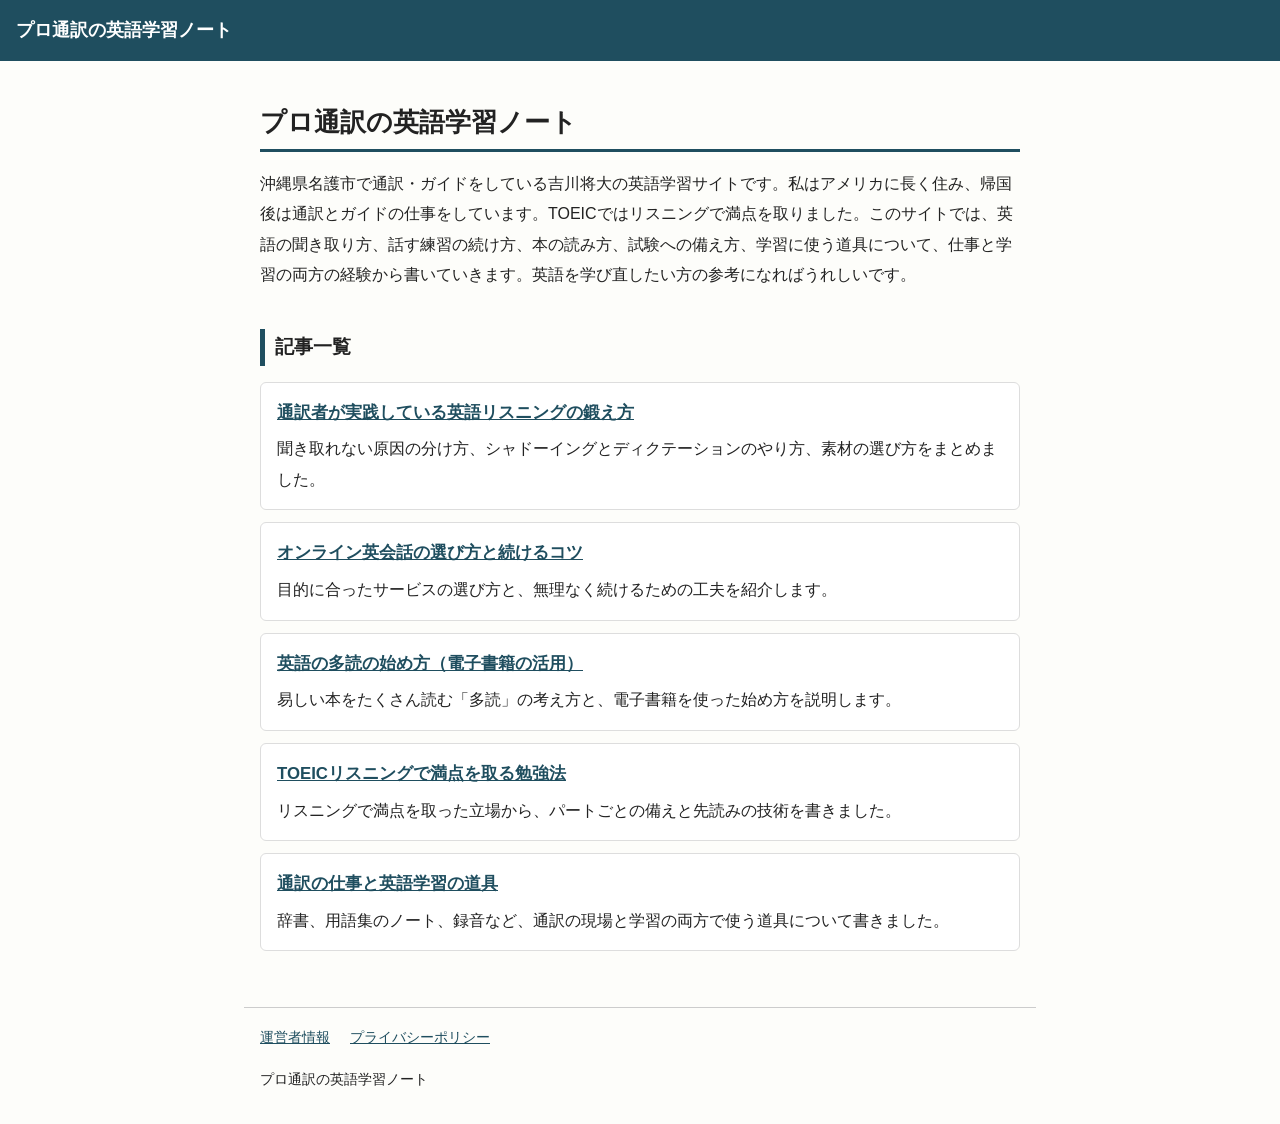
<file: eigo/index.html>
<!DOCTYPE html>
<html lang="ja">
<head>
<meta charset="utf-8">
<meta name="viewport" content="width=device-width, initial-scale=1">
<title>プロ通訳の英語学習ノート | 吉川将大</title>
<meta name="description" content="沖縄県名護市の通訳・ガイド、吉川将大の英語学習サイト。TOEICリスニング満点のプロ通訳が、リスニングの鍛え方、オンライン英会話の選び方、多読の始め方、TOEIC対策、学習の道具について書いています。">
<link rel="stylesheet" href="style.css">
</head>
<body>
<header><a href="index.html">プロ通訳の英語学習ノート</a></header>
<main>
<h1>プロ通訳の英語学習ノート</h1>
<p>沖縄県名護市で通訳・ガイドをしている吉川将大の英語学習サイトです。私はアメリカに長く住み、帰国後は通訳とガイドの仕事をしています。TOEICではリスニングで満点を取りました。このサイトでは、英語の聞き取り方、話す練習の続け方、本の読み方、試験への備え方、学習に使う道具について、仕事と学習の両方の経験から書いていきます。英語を学び直したい方の参考になればうれしいです。</p>

<h2>記事一覧</h2>
<ul class="articles">
<li><a href="listening.html">通訳者が実践している英語リスニングの鍛え方</a>
<p>聞き取れない原因の分け方、シャドーイングとディクテーションのやり方、素材の選び方をまとめました。</p></li>
<li><a href="online-eikaiwa.html">オンライン英会話の選び方と続けるコツ</a>
<p>目的に合ったサービスの選び方と、無理なく続けるための工夫を紹介します。</p></li>
<li><a href="reading.html">英語の多読の始め方（電子書籍の活用）</a>
<p>易しい本をたくさん読む「多読」の考え方と、電子書籍を使った始め方を説明します。</p></li>
<li><a href="toeic.html">TOEICリスニングで満点を取る勉強法</a>
<p>リスニングで満点を取った立場から、パートごとの備えと先読みの技術を書きました。</p></li>
<li><a href="tools.html">通訳の仕事と英語学習の道具</a>
<p>辞書、用語集のノート、録音など、通訳の現場と学習の両方で使う道具について書きました。</p></li>
</ul>
</main>
<footer>
<nav>
<a href="about.html">運営者情報</a>
<a href="privacy.html">プライバシーポリシー</a>
</nav>
<p>プロ通訳の英語学習ノート</p>
</footer>
</body>
</html>
</file>
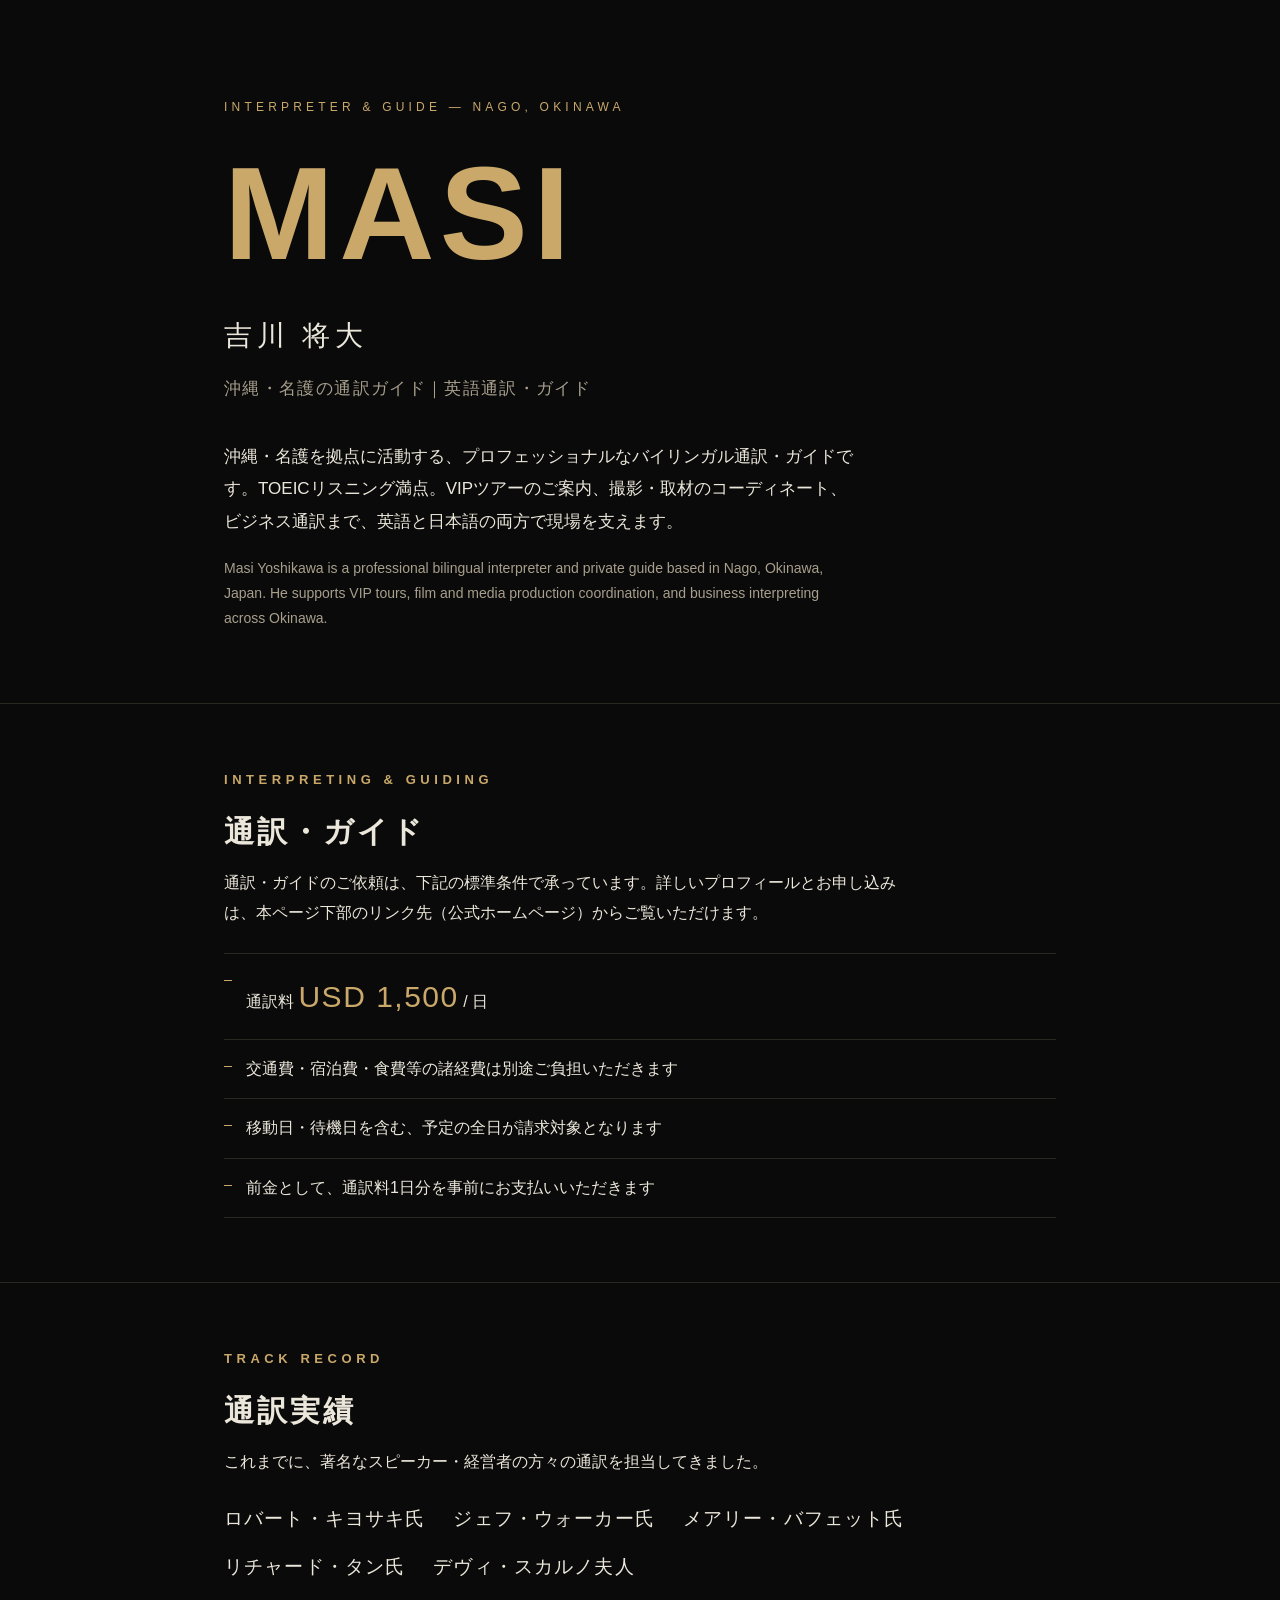
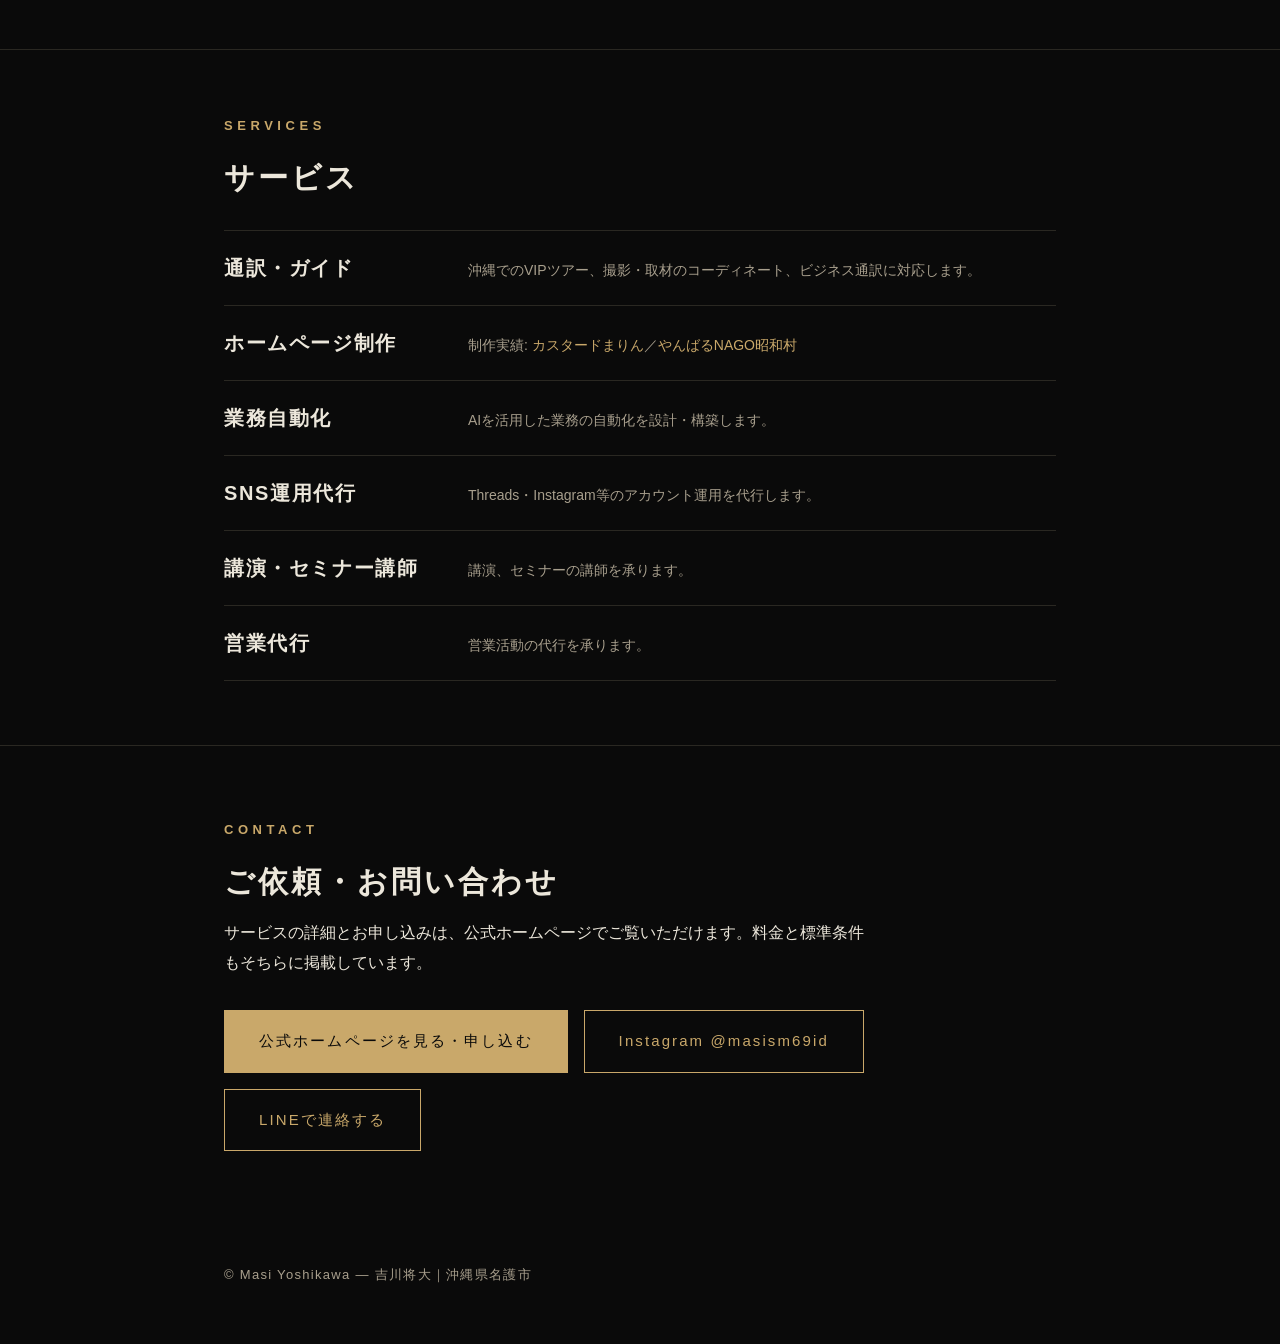
<file: masi/index.html>
<!DOCTYPE html>
<html lang="ja">
<head>
<meta charset="UTF-8">
<meta name="viewport" content="width=device-width, initial-scale=1.0">
<title>沖縄・名護の通訳ガイド｜吉川将大（MASI）— 英語通訳・ガイド</title>
<meta name="description" content="沖縄・名護を拠点に活動するバイリンガル通訳ガイド・吉川将大（MASI）。TOEICリスニング満点。VIPツアー、撮影・取材のコーディネート、ビジネス通訳に対応します。通訳料はUSD 1,500/日〜。ご依頼はページからそのままお申し込みいただけます。">
<link rel="canonical" href="https://masism69.github.io/.github.io/masi/">
<meta property="og:type" content="profile">
<meta property="og:site_name" content="MASI YOSHIKAWA — Interpreter &amp; Guide">
<meta property="og:title" content="沖縄・名護の通訳ガイド｜吉川将大（MASI）— 英語通訳・ガイド">
<meta property="og:description" content="沖縄・名護を拠点に活動するバイリンガル通訳ガイド・吉川将大（MASI）。TOEICリスニング満点。VIPツアー、撮影・取材のコーディネート、ビジネス通訳に対応します。通訳料はUSD 1,500/日〜。">
<meta property="og:url" content="https://masism69.github.io/.github.io/masi/">
<meta property="og:locale" content="ja_JP">
<meta name="twitter:card" content="summary">
<meta name="twitter:title" content="沖縄・名護の通訳ガイド｜吉川将大（MASI）— 英語通訳・ガイド">
<meta name="twitter:description" content="沖縄・名護を拠点に活動するバイリンガル通訳ガイド・吉川将大（MASI）。TOEICリスニング満点。VIPツアー、撮影・取材のコーディネート、ビジネス通訳に対応します。">
<script type="application/ld+json">
{
  "@context": "https://schema.org",
  "@graph": [
    {
      "@type": "Person",
      "@id": "https://masism69.github.io/.github.io/masi/#person",
      "name": "吉川将大",
      "alternateName": "Masi Yoshikawa",
      "jobTitle": "通訳・ガイド",
      "description": "沖縄・名護を拠点に活動するバイリンガル通訳ガイド。TOEICリスニング満点。",
      "knowsLanguage": ["ja", "en"],
      "homeLocation": {
        "@type": "Place",
        "name": "沖縄県名護市"
      },
      "url": "https://muse.ai/s/masi-yoshikawa-interpreter-guide-xdw6lxc0xoxfxaxx3/C4rI2q0y8513gQAzT1Xcd0b_GBXq7iQiTtCuoU91fdI",
      "sameAs": [
        "https://www.instagram.com/masism69id"
      ]
    },
    {
      "@type": "ProfessionalService",
      "@id": "https://masism69.github.io/.github.io/masi/#service",
      "name": "吉川将大（MASI）— 通訳・ガイド／ホームページ制作／業務自動化",
      "description": "沖縄・名護拠点の通訳・ガイド、ホームページ制作、業務自動化、SNS運用代行、講演・セミナー講師、営業代行。",
      "url": "https://masism69.github.io/.github.io/masi/",
      "founder": { "@id": "https://masism69.github.io/.github.io/masi/#person" },
      "address": {
        "@type": "PostalAddress",
        "addressLocality": "名護市",
        "addressRegion": "沖縄県",
        "addressCountry": "JP"
      },
      "areaServed": "沖縄県",
      "makesOffer": {
        "@type": "Offer",
        "itemOffered": {
          "@type": "Service",
          "name": "通訳・ガイド（1日）",
          "description": "英語通訳・ガイド。交通費・宿泊費・食費は別途。移動日・待機日を含む全日程が請求対象。前金として通訳料1日分を事前にお支払いいただきます。"
        },
        "priceSpecification": {
          "@type": "PriceSpecification",
          "price": "1500",
          "priceCurrency": "USD",
          "unitText": "DAY"
        }
      }
    }
  ]
}
</script>
<style>
  :root{
    --bg:#0a0a0a;
    --bg2:#111110;
    --gold:#c9a86a;
    --gold-dim:#9a8256;
    --text:#ece7db;
    --muted:#a89f8d;
    --line:#2a2822;
  }
  *{margin:0;padding:0;box-sizing:border-box;}
  html{scroll-behavior:smooth;}
  body{
    background:var(--bg);
    color:var(--text);
    font-family:"Hiragino Kaku Gothic ProN","Hiragino Sans","Noto Sans JP",sans-serif;
    line-height:1.9;
    font-size:16px;
    overflow-x:hidden;
  }
  .serif{font-family:"Hiragino Mincho ProN","Hiragino Mincho Pro","Yu Mincho",serif;}
  .wrap{max-width:880px;margin:0 auto;padding:0 24px;}
  a{color:var(--gold);text-decoration:none;}
  a:hover{text-decoration:underline;}

  header.hero{
    padding:96px 0 72px;
    border-bottom:1px solid var(--line);
    text-align:left;
  }
  .hero .kicker{
    color:var(--gold);
    letter-spacing:.35em;
    font-size:12px;
    text-transform:uppercase;
    margin-bottom:28px;
  }
  .hero h1{
    font-size:clamp(56px,15vw,132px);
    line-height:1.02;
    letter-spacing:.04em;
    font-weight:600;
    color:var(--text);
  }
  .hero h1 .gold{color:var(--gold);}
  .hero .name{
    margin-top:28px;
    font-size:clamp(20px,4.6vw,28px);
    letter-spacing:.18em;
  }
  .hero .role{
    margin-top:10px;
    color:var(--muted);
    font-size:clamp(14px,3.4vw,17px);
    letter-spacing:.08em;
  }
  .hero .lead{
    margin-top:36px;
    max-width:640px;
    color:var(--text);
    font-size:clamp(15px,3.8vw,17px);
  }
  .hero .lead-en{
    margin-top:18px;
    max-width:640px;
    color:var(--muted);
    font-size:14px;
    line-height:1.8;
  }

  section{padding:64px 0;border-bottom:1px solid var(--line);}
  section h2{
    font-size:13px;
    letter-spacing:.35em;
    color:var(--gold);
    text-transform:uppercase;
    margin-bottom:8px;
    font-weight:600;
  }
  section h2 .jp{
    display:block;
    font-size:clamp(22px,5.4vw,30px);
    letter-spacing:.1em;
    color:var(--text);
    text-transform:none;
    margin-top:10px;
    font-weight:600;
  }
  .body-text{color:var(--text);max-width:680px;}
  .body-text + .body-text{margin-top:16px;}
  .muted{color:var(--muted);}

  ul.terms, ul.services{list-style:none;margin-top:24px;}
  ul.services li{
    padding:18px 0;
    border-top:1px solid var(--line);
    display:flex;
    flex-wrap:wrap;
    gap:6px 24px;
    align-items:baseline;
  }
  ul.services li:last-child{border-bottom:1px solid var(--line);}
  ul.services .svc-name{
    font-size:clamp(17px,4.4vw,20px);
    letter-spacing:.08em;
    min-width:220px;
    font-weight:600;
  }
  ul.services .svc-desc{color:var(--muted);font-size:14px;flex:1;min-width:240px;}

  ul.terms li{
    padding:14px 0 14px 22px;
    border-top:1px solid var(--line);
    position:relative;
    color:var(--text);
  }
  ul.terms li:last-child{border-bottom:1px solid var(--line);}
  ul.terms li::before{
    content:"";
    position:absolute;left:0;top:26px;
    width:8px;height:1px;background:var(--gold);
  }
  ul.terms .price{
    font-size:clamp(22px,5.6vw,30px);
    color:var(--gold);
    letter-spacing:.05em;
  }

  .names{
    margin-top:24px;
    display:flex;flex-wrap:wrap;gap:12px 28px;
    font-size:clamp(16px,4.2vw,19px);
    letter-spacing:.06em;
  }

  .cta{
    padding:72px 0;
    text-align:left;
  }
  .cta p{max-width:640px;}
  .cta-buttons{margin-top:32px;display:flex;flex-wrap:wrap;gap:16px;}
  .btn{
    display:inline-block;
    padding:16px 34px;
    border:1px solid var(--gold);
    color:var(--gold);
    letter-spacing:.14em;
    font-size:15px;
    transition:background .2s,color .2s;
  }
  .btn:hover{background:var(--gold);color:#0a0a0a;text-decoration:none;}
  .btn.solid{background:var(--gold);color:#0a0a0a;}
  .btn.solid:hover{background:var(--gold-dim);border-color:var(--gold-dim);}

  footer{
    padding:40px 0 56px;
    color:var(--muted);
    font-size:13px;
    letter-spacing:.1em;
  }
  @media (max-width:560px){
    header.hero{padding:64px 0 52px;}
    section{padding:48px 0;}
    ul.services .svc-name{min-width:100%;}
  }
</style>
</head>
<body>

<header class="hero">
  <div class="wrap">
    <p class="kicker">Interpreter &amp; Guide — Nago, Okinawa</p>
    <h1><span class="gold">MASI</span></h1>
    <p class="name serif">吉川 将大</p>
    <p class="role">沖縄・名護の通訳ガイド｜英語通訳・ガイド</p>
    <p class="lead">沖縄・名護を拠点に活動する、プロフェッショナルなバイリンガル通訳・ガイドです。TOEICリスニング満点。VIPツアーのご案内、撮影・取材のコーディネート、ビジネス通訳まで、英語と日本語の両方で現場を支えます。</p>
    <p class="lead-en">Masi Yoshikawa is a professional bilingual interpreter and private guide based in Nago, Okinawa, Japan. He supports VIP tours, film and media production coordination, and business interpreting across Okinawa.</p>
  </div>
</header>

<section id="interpreter">
  <div class="wrap">
    <h2>Interpreting &amp; Guiding<span class="jp serif">通訳・ガイド</span></h2>
    <p class="body-text">通訳・ガイドのご依頼は、下記の標準条件で承っています。詳しいプロフィールとお申し込みは、本ページ下部のリンク先（公式ホームページ）からご覧いただけます。</p>
    <ul class="terms">
      <li>通訳料 <span class="price">USD 1,500</span> / 日</li>
      <li>交通費・宿泊費・食費等の諸経費は別途ご負担いただきます</li>
      <li>移動日・待機日を含む、予定の全日が請求対象となります</li>
      <li>前金として、通訳料1日分を事前にお支払いいただきます</li>
    </ul>
  </div>
</section>

<section id="track-record">
  <div class="wrap">
    <h2>Track Record<span class="jp serif">通訳実績</span></h2>
    <p class="body-text">これまでに、著名なスピーカー・経営者の方々の通訳を担当してきました。</p>
    <div class="names serif">
      <span>ロバート・キヨサキ氏</span>
      <span>ジェフ・ウォーカー氏</span>
      <span>メアリー・バフェット氏</span>
      <span>リチャード・タン氏</span>
      <span>デヴィ・スカルノ夫人</span>
    </div>
  </div>
</section>

<section id="services">
  <div class="wrap">
    <h2>Services<span class="jp serif">サービス</span></h2>
    <ul class="services">
      <li>
        <span class="svc-name">通訳・ガイド</span>
        <span class="svc-desc">沖縄でのVIPツアー、撮影・取材のコーディネート、ビジネス通訳に対応します。</span>
      </li>
      <li>
        <span class="svc-name">ホームページ制作</span>
        <span class="svc-desc">制作実績: <a href="https://x.gd/CMarine">カスタードまりん</a>／<a href="https://masism69.github.io/.github.io/showamura/">やんばるNAGO昭和村</a></span>
      </li>
      <li>
        <span class="svc-name">業務自動化</span>
        <span class="svc-desc">AIを活用した業務の自動化を設計・構築します。</span>
      </li>
      <li>
        <span class="svc-name">SNS運用代行</span>
        <span class="svc-desc">Threads・Instagram等のアカウント運用を代行します。</span>
      </li>
      <li>
        <span class="svc-name">講演・セミナー講師</span>
        <span class="svc-desc">講演、セミナーの講師を承ります。</span>
      </li>
      <li>
        <span class="svc-name">営業代行</span>
        <span class="svc-desc">営業活動の代行を承ります。</span>
      </li>
    </ul>
  </div>
</section>

<div class="cta">
  <div class="wrap">
    <h2 style="font-size:13px;letter-spacing:.35em;color:var(--gold);text-transform:uppercase;margin-bottom:8px;font-weight:600;">Contact<span style="display:block;font-size:clamp(22px,5.4vw,30px);letter-spacing:.1em;color:var(--text);text-transform:none;margin-top:10px;" class="serif">ご依頼・お問い合わせ</span></h2>
    <p class="body-text">サービスの詳細とお申し込みは、公式ホームページでご覧いただけます。料金と標準条件もそちらに掲載しています。</p>
    <div class="cta-buttons">
      <a class="btn solid" href="https://muse.ai/s/masi-yoshikawa-interpreter-guide-xdw6lxc0xoxfxaxx3/C4rI2q0y8513gQAzT1Xcd0b_GBXq7iQiTtCuoU91fdI">公式ホームページを見る・申し込む</a>
      <a class="btn" href="https://www.instagram.com/masism69id">Instagram @masism69id</a>
      <a class="btn" href="https://line.me/ti/p/L0lIu1LjHH">LINEで連絡する</a>
    </div>
  </div>
</div>

<footer>
  <div class="wrap">
    <p>© Masi Yoshikawa — 吉川将大｜沖縄県名護市</p>
  </div>
</footer>

</body>
</html>
</file>
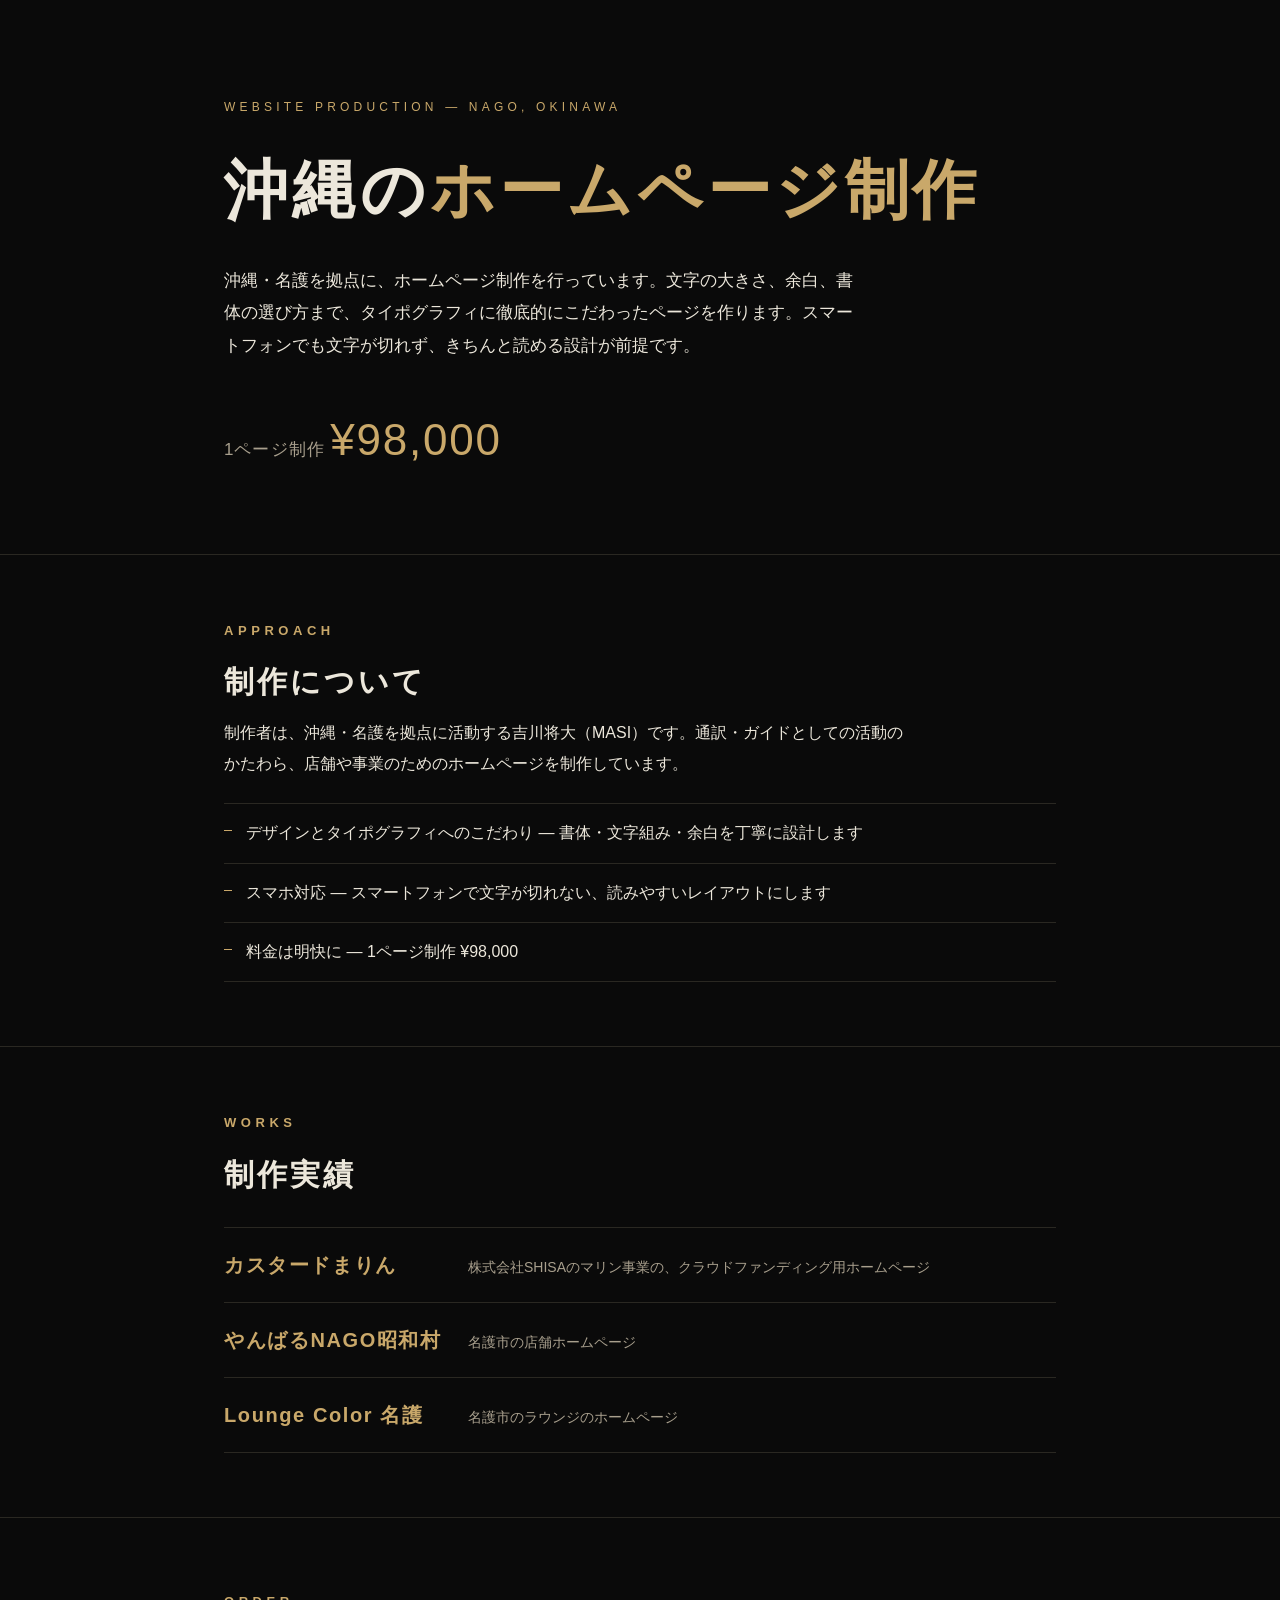
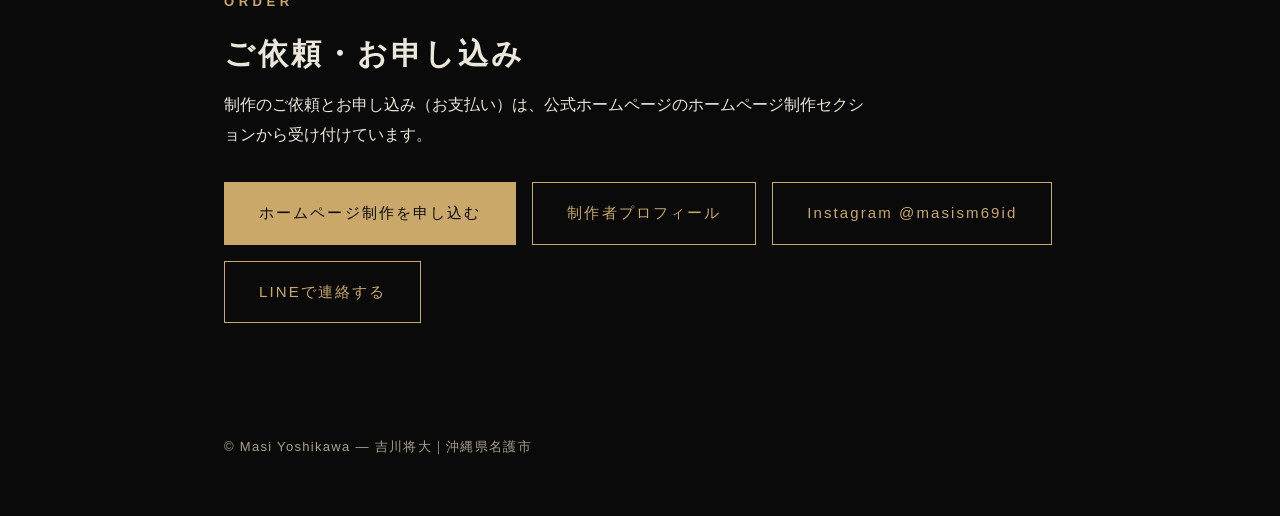
<file: website/index.html>
<!DOCTYPE html>
<html lang="ja">
<head>
<meta charset="UTF-8">
<meta name="viewport" content="width=device-width, initial-scale=1.0">
<title>沖縄のホームページ制作｜吉川将大（MASI）— 名護拠点・1ページ ¥98,000</title>
<meta name="description" content="沖縄・名護拠点のホームページ制作。吉川将大（MASI）が、デザインとタイポグラフィにこだわり、スマホ対応のホームページを制作します。1ページ ¥98,000。制作実績: カスタードまりん、やんばるNAGO昭和村、Lounge Color 名護。">
<link rel="canonical" href="https://masism69.github.io/.github.io/website/">
<meta property="og:type" content="website">
<meta property="og:site_name" content="MASI YOSHIKAWA — Website Production">
<meta property="og:title" content="沖縄のホームページ制作｜吉川将大（MASI）— 名護拠点・1ページ ¥98,000">
<meta property="og:description" content="沖縄・名護拠点のホームページ制作。デザインとタイポグラフィにこだわり、スマホ対応のホームページを制作します。1ページ ¥98,000。">
<meta property="og:url" content="https://masism69.github.io/.github.io/website/">
<meta property="og:locale" content="ja_JP">
<meta name="twitter:card" content="summary">
<meta name="twitter:title" content="沖縄のホームページ制作｜吉川将大（MASI）— 名護拠点・1ページ ¥98,000">
<meta name="twitter:description" content="沖縄・名護拠点のホームページ制作。デザインとタイポグラフィにこだわり、スマホ対応のホームページを制作します。1ページ ¥98,000。">
<script type="application/ld+json">
{
  "@context": "https://schema.org",
  "@graph": [
    {
      "@type": "Person",
      "@id": "https://masism69.github.io/.github.io/masi/#person",
      "name": "吉川将大",
      "alternateName": "Masi Yoshikawa",
      "jobTitle": "ホームページ制作者",
      "knowsLanguage": ["ja", "en"],
      "homeLocation": {
        "@type": "Place",
        "name": "沖縄県名護市"
      },
      "url": "https://masism69.github.io/.github.io/masi/",
      "sameAs": [
        "https://www.instagram.com/masism69id"
      ]
    },
    {
      "@type": "ProfessionalService",
      "@id": "https://masism69.github.io/.github.io/website/#service",
      "name": "吉川将大（MASI）— ホームページ制作",
      "description": "沖縄・名護を拠点とするホームページ制作。デザイン・タイポグラフィにこだわり、スマートフォン対応のページを制作します。",
      "url": "https://masism69.github.io/.github.io/website/",
      "founder": { "@id": "https://masism69.github.io/.github.io/masi/#person" },
      "address": {
        "@type": "PostalAddress",
        "addressLocality": "名護市",
        "addressRegion": "沖縄県",
        "addressCountry": "JP"
      },
      "areaServed": "沖縄県",
      "makesOffer": {
        "@type": "Offer",
        "itemOffered": {
          "@type": "Service",
          "name": "ホームページ制作（1ページ）",
          "description": "デザイン・タイポグラフィにこだわった、スマートフォン対応のホームページ1ページ制作。"
        },
        "priceSpecification": {
          "@type": "PriceSpecification",
          "price": "98000",
          "priceCurrency": "JPY"
        }
      }
    }
  ]
}
</script>
<style>
  :root{
    --bg:#0a0a0a;
    --gold:#c9a86a;
    --gold-dim:#9a8256;
    --text:#ece7db;
    --muted:#a89f8d;
    --line:#2a2822;
  }
  *{margin:0;padding:0;box-sizing:border-box;}
  html{scroll-behavior:smooth;}
  body{
    background:var(--bg);
    color:var(--text);
    font-family:"Hiragino Kaku Gothic ProN","Hiragino Sans","Noto Sans JP",sans-serif;
    line-height:1.9;
    font-size:16px;
    overflow-x:hidden;
  }
  .serif{font-family:"Hiragino Mincho ProN","Hiragino Mincho Pro","Yu Mincho",serif;}
  .wrap{max-width:880px;margin:0 auto;padding:0 24px;}
  a{color:var(--gold);text-decoration:none;}
  a:hover{text-decoration:underline;}

  header.hero{padding:96px 0 72px;border-bottom:1px solid var(--line);}
  .hero .kicker{
    color:var(--gold);letter-spacing:.35em;font-size:12px;
    text-transform:uppercase;margin-bottom:28px;
  }
  .hero h1{
    font-size:clamp(34px,8.6vw,64px);
    line-height:1.35;letter-spacing:.06em;font-weight:600;
  }
  .hero h1 .gold{color:var(--gold);}
  .hero .lead{margin-top:32px;max-width:640px;font-size:clamp(15px,3.8vw,17px);}
  .hero .price{
    margin-top:36px;
    font-size:clamp(15px,3.8vw,17px);color:var(--muted);letter-spacing:.06em;
  }
  .hero .price .amount{
    font-size:clamp(30px,7.4vw,44px);color:var(--gold);letter-spacing:.04em;
  }

  section{padding:64px 0;border-bottom:1px solid var(--line);}
  section h2{
    font-size:13px;letter-spacing:.35em;color:var(--gold);
    text-transform:uppercase;margin-bottom:8px;font-weight:600;
  }
  section h2 .jp{
    display:block;font-size:clamp(22px,5.4vw,30px);letter-spacing:.1em;
    color:var(--text);text-transform:none;margin-top:10px;font-weight:600;
  }
  .body-text{max-width:680px;}
  .body-text + .body-text{margin-top:16px;}

  ul.points{list-style:none;margin-top:24px;}
  ul.points li{
    padding:14px 0 14px 22px;border-top:1px solid var(--line);position:relative;
  }
  ul.points li:last-child{border-bottom:1px solid var(--line);}
  ul.points li::before{
    content:"";position:absolute;left:0;top:26px;
    width:8px;height:1px;background:var(--gold);
  }

  ul.works{list-style:none;margin-top:24px;}
  ul.works li{
    padding:18px 0;border-top:1px solid var(--line);
    display:flex;flex-wrap:wrap;gap:6px 24px;align-items:baseline;
  }
  ul.works li:last-child{border-bottom:1px solid var(--line);}
  ul.works .work-name{font-size:clamp(17px,4.4vw,20px);letter-spacing:.08em;min-width:220px;font-weight:600;}
  ul.works .work-desc{color:var(--muted);font-size:14px;flex:1;min-width:240px;}

  .cta{padding:72px 0;}
  .cta h2{
    font-size:13px;letter-spacing:.35em;color:var(--gold);
    text-transform:uppercase;margin-bottom:8px;font-weight:600;
  }
  .cta h2 .jp{
    display:block;font-size:clamp(22px,5.4vw,30px);letter-spacing:.1em;
    color:var(--text);text-transform:none;margin-top:10px;font-weight:600;
  }
  .cta p{max-width:640px;}
  .cta-buttons{margin-top:32px;display:flex;flex-wrap:wrap;gap:16px;}
  .btn{
    display:inline-block;padding:16px 34px;border:1px solid var(--gold);
    color:var(--gold);letter-spacing:.14em;font-size:15px;
    transition:background .2s,color .2s;
  }
  .btn:hover{background:var(--gold);color:#0a0a0a;text-decoration:none;}
  .btn.solid{background:var(--gold);color:#0a0a0a;}
  .btn.solid:hover{background:var(--gold-dim);border-color:var(--gold-dim);}

  footer{padding:40px 0 56px;color:var(--muted);font-size:13px;letter-spacing:.1em;}
  @media (max-width:560px){
    header.hero{padding:64px 0 52px;}
    section{padding:48px 0;}
    ul.works .work-name{min-width:100%;}
  }
</style>
</head>
<body>

<header class="hero">
  <div class="wrap">
    <p class="kicker">Website Production — Nago, Okinawa</p>
    <h1>沖縄の<span class="gold">ホームページ制作</span></h1>
    <p class="lead">沖縄・名護を拠点に、ホームページ制作を行っています。文字の大きさ、余白、書体の選び方まで、タイポグラフィに徹底的にこだわったページを作ります。スマートフォンでも文字が切れず、きちんと読める設計が前提です。</p>
    <p class="price">1ページ制作 <span class="amount">¥98,000</span></p>
  </div>
</header>

<section id="about">
  <div class="wrap">
    <h2>Approach<span class="jp serif">制作について</span></h2>
    <p class="body-text">制作者は、沖縄・名護を拠点に活動する吉川将大（MASI）です。通訳・ガイドとしての活動のかたわら、店舗や事業のためのホームページを制作しています。</p>
    <ul class="points">
      <li>デザインとタイポグラフィへのこだわり — 書体・文字組み・余白を丁寧に設計します</li>
      <li>スマホ対応 — スマートフォンで文字が切れない、読みやすいレイアウトにします</li>
      <li>料金は明快に — 1ページ制作 ¥98,000</li>
    </ul>
  </div>
</section>

<section id="works">
  <div class="wrap">
    <h2>Works<span class="jp serif">制作実績</span></h2>
    <ul class="works">
      <li>
        <span class="work-name"><a href="https://x.gd/CMarine">カスタードまりん</a></span>
        <span class="work-desc">株式会社SHISAのマリン事業の、クラウドファンディング用ホームページ</span>
      </li>
      <li>
        <span class="work-name"><a href="https://masism69.github.io/.github.io/showamura/">やんばるNAGO昭和村</a></span>
        <span class="work-desc">名護市の店舗ホームページ</span>
      </li>
      <li>
        <span class="work-name"><a href="https://muse.ai/s/lounge-color-nago-yz6lxteck4xra/qTB_XNBWTccumHK_hyIt0hxMgI8ckTAToOMDga6aWBU">Lounge Color 名護</a></span>
        <span class="work-desc">名護市のラウンジのホームページ</span>
      </li>
    </ul>
  </div>
</section>

<div class="cta">
  <div class="wrap">
    <h2>Order<span class="jp serif">ご依頼・お申し込み</span></h2>
    <p class="body-text">制作のご依頼とお申し込み（お支払い）は、公式ホームページのホームページ制作セクションから受け付けています。</p>
    <div class="cta-buttons">
      <a class="btn solid" href="https://muse.ai/s/masi-yoshikawa-interpreter-guide-xdw6lxc0xoxfxaxx3/C4rI2q0y8513gQAzT1Xcd0b_GBXq7iQiTtCuoU91fdI#website">ホームページ制作を申し込む</a>
      <a class="btn" href="https://masism69.github.io/.github.io/masi/">制作者プロフィール</a>
      <a class="btn" href="https://www.instagram.com/masism69id">Instagram @masism69id</a>
      <a class="btn" href="https://line.me/ti/p/L0lIu1LjHH">LINEで連絡する</a>
    </div>
  </div>
</div>

<footer>
  <div class="wrap">
    <p>© Masi Yoshikawa — 吉川将大｜沖縄県名護市</p>
  </div>
</footer>

</body>
</html>
</file>
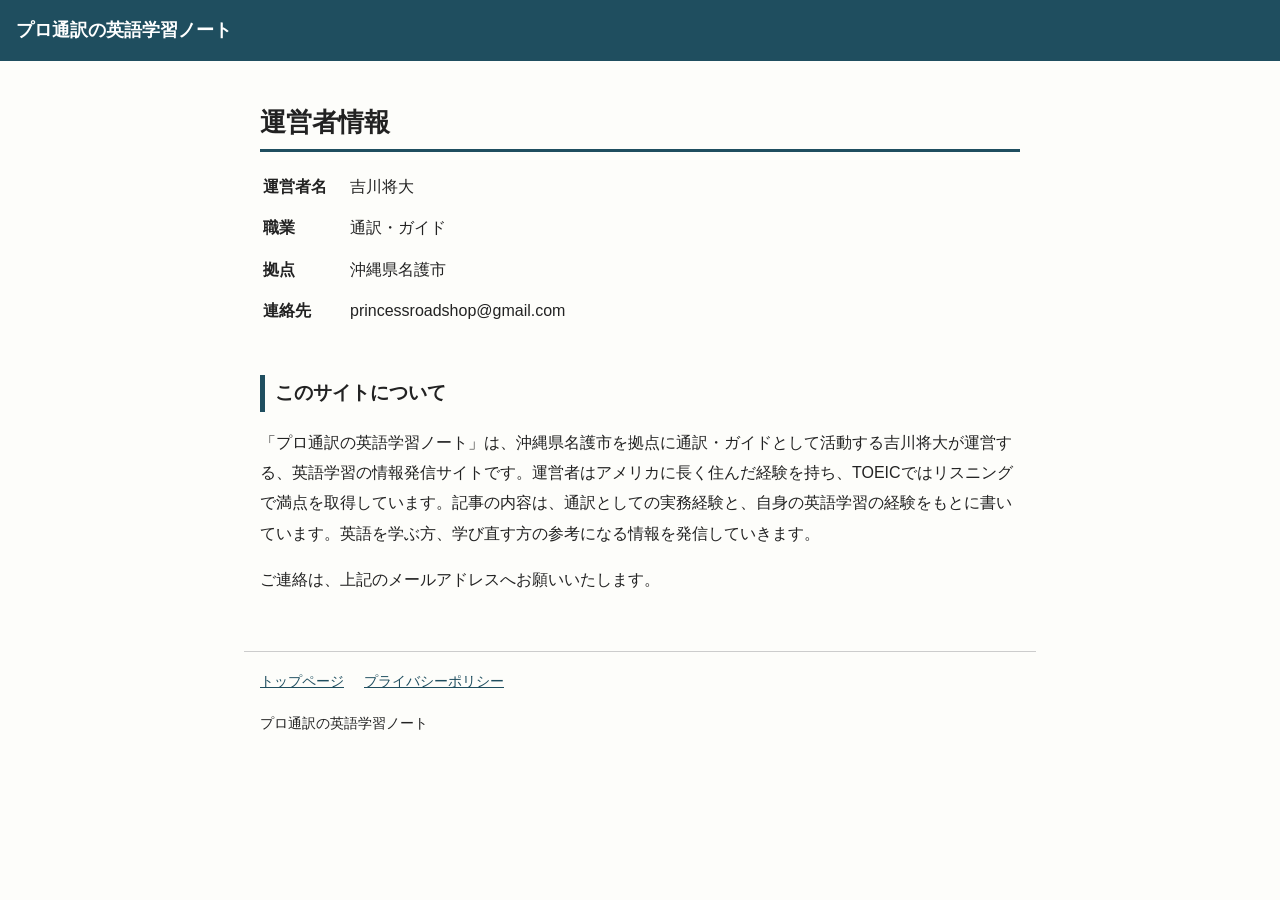
<file: eigo/about.html>
<!DOCTYPE html>
<html lang="ja">
<head>
<meta charset="utf-8">
<meta name="viewport" content="width=device-width, initial-scale=1">
<title>運営者情報 | プロ通訳の英語学習ノート</title>
<meta name="description" content="プロ通訳の英語学習ノートの運営者情報です。">
<link rel="stylesheet" href="style.css">
</head>
<body>
<header><a href="index.html">プロ通訳の英語学習ノート</a></header>
<main>
<h1>運営者情報</h1>
<table class="info">
<tr><th>運営者名</th><td>吉川将大</td></tr>
<tr><th>職業</th><td>通訳・ガイド</td></tr>
<tr><th>拠点</th><td>沖縄県名護市</td></tr>
<tr><th>連絡先</th><td>princessroadshop@gmail.com</td></tr>
</table>
<h2>このサイトについて</h2>
<p>「プロ通訳の英語学習ノート」は、沖縄県名護市を拠点に通訳・ガイドとして活動する吉川将大が運営する、英語学習の情報発信サイトです。運営者はアメリカに長く住んだ経験を持ち、TOEICではリスニングで満点を取得しています。記事の内容は、通訳としての実務経験と、自身の英語学習の経験をもとに書いています。英語を学ぶ方、学び直す方の参考になる情報を発信していきます。</p>
<p>ご連絡は、上記のメールアドレスへお願いいたします。</p>
</main>
<footer>
<nav>
<a href="index.html">トップページ</a>
<a href="privacy.html">プライバシーポリシー</a>
</nav>
<p>プロ通訳の英語学習ノート</p>
</footer>
</body>
</html>
</file>
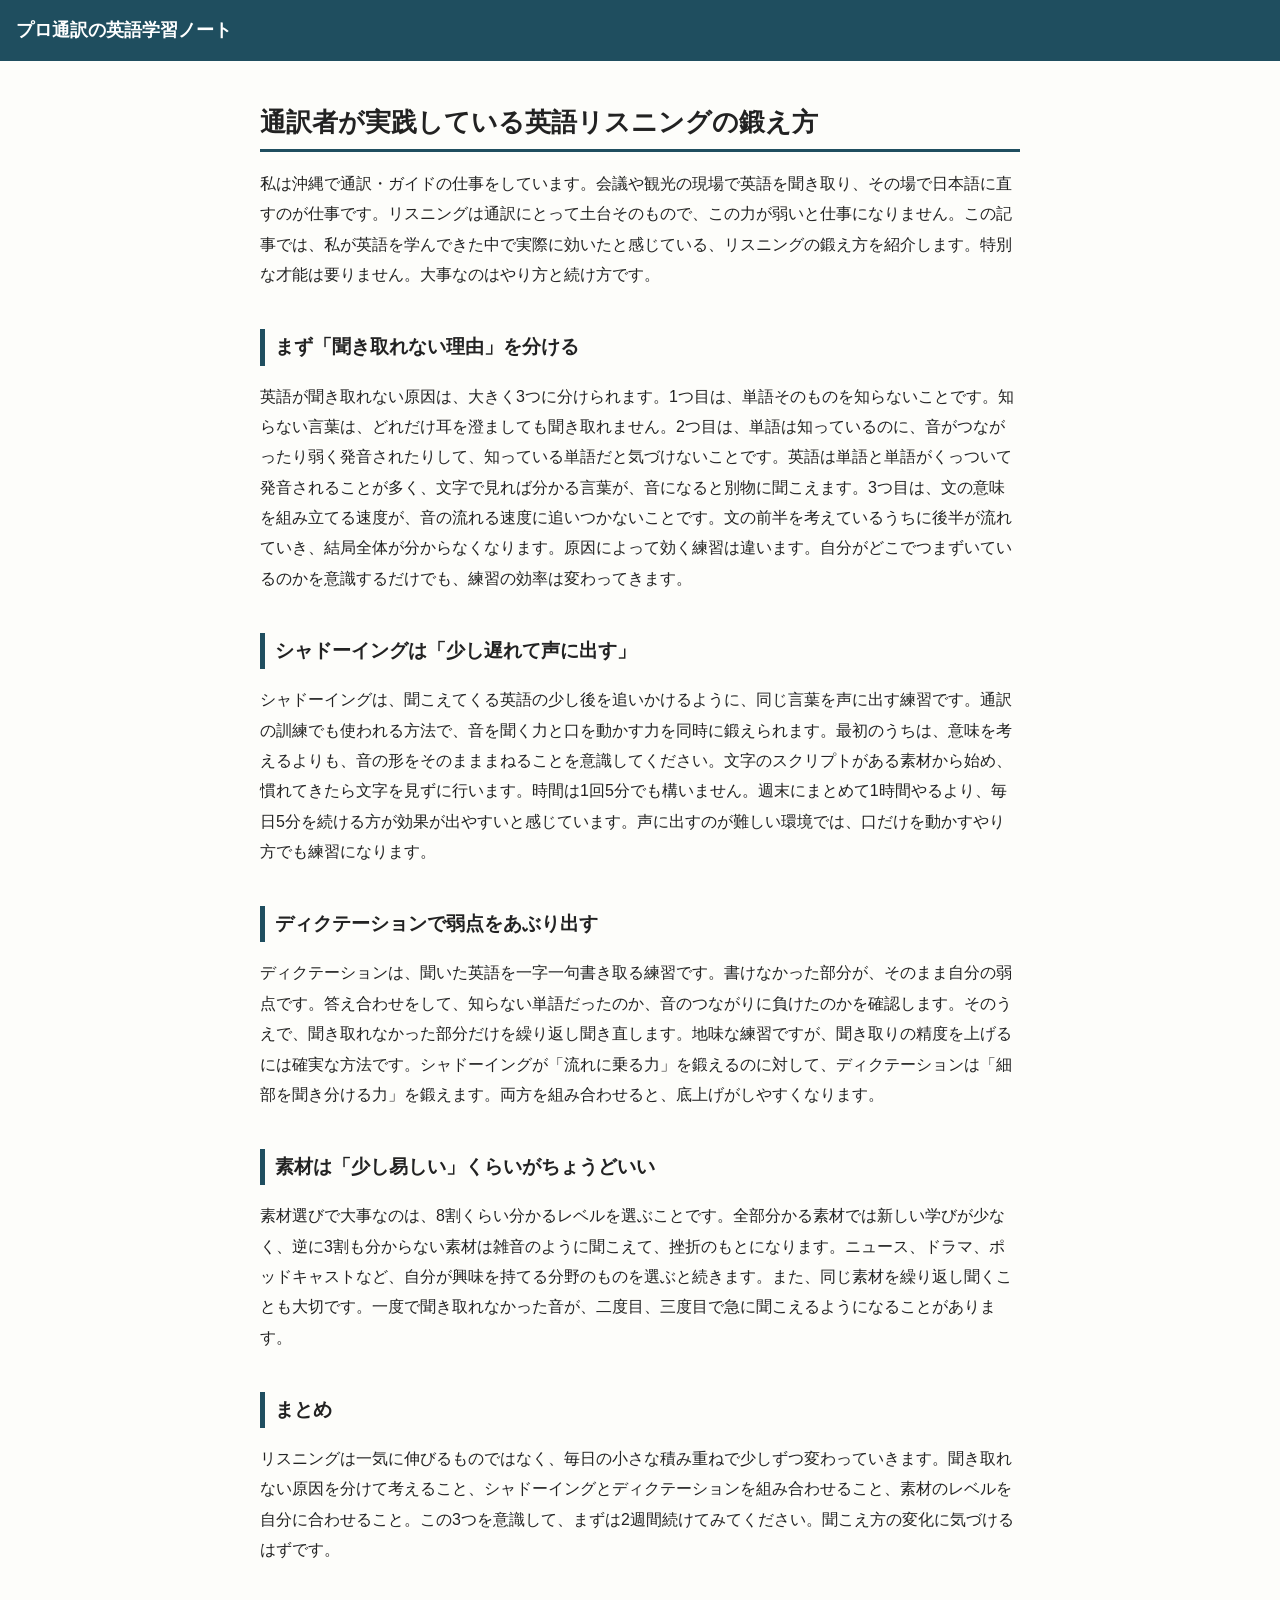
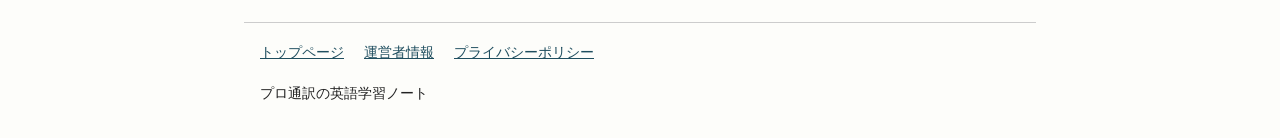
<file: eigo/listening.html>
<!DOCTYPE html>
<html lang="ja">
<head>
<meta charset="utf-8">
<meta name="viewport" content="width=device-width, initial-scale=1">
<title>通訳者が実践している英語リスニングの鍛え方 | プロ通訳の英語学習ノート</title>
<meta name="description" content="プロ通訳が実践している英語リスニングの鍛え方。聞き取れない原因の分け方、シャドーイング、ディクテーション、素材の選び方を紹介します。">
<link rel="stylesheet" href="style.css">
</head>
<body>
<header><a href="index.html">プロ通訳の英語学習ノート</a></header>
<main>
<h1>通訳者が実践している英語リスニングの鍛え方</h1>
<p>私は沖縄で通訳・ガイドの仕事をしています。会議や観光の現場で英語を聞き取り、その場で日本語に直すのが仕事です。リスニングは通訳にとって土台そのもので、この力が弱いと仕事になりません。この記事では、私が英語を学んできた中で実際に効いたと感じている、リスニングの鍛え方を紹介します。特別な才能は要りません。大事なのはやり方と続け方です。</p>

<h2>まず「聞き取れない理由」を分ける</h2>
<p>英語が聞き取れない原因は、大きく3つに分けられます。1つ目は、単語そのものを知らないことです。知らない言葉は、どれだけ耳を澄ましても聞き取れません。2つ目は、単語は知っているのに、音がつながったり弱く発音されたりして、知っている単語だと気づけないことです。英語は単語と単語がくっついて発音されることが多く、文字で見れば分かる言葉が、音になると別物に聞こえます。3つ目は、文の意味を組み立てる速度が、音の流れる速度に追いつかないことです。文の前半を考えているうちに後半が流れていき、結局全体が分からなくなります。原因によって効く練習は違います。自分がどこでつまずいているのかを意識するだけでも、練習の効率は変わってきます。</p>

<h2>シャドーイングは「少し遅れて声に出す」</h2>
<p>シャドーイングは、聞こえてくる英語の少し後を追いかけるように、同じ言葉を声に出す練習です。通訳の訓練でも使われる方法で、音を聞く力と口を動かす力を同時に鍛えられます。最初のうちは、意味を考えるよりも、音の形をそのまままねることを意識してください。文字のスクリプトがある素材から始め、慣れてきたら文字を見ずに行います。時間は1回5分でも構いません。週末にまとめて1時間やるより、毎日5分を続ける方が効果が出やすいと感じています。声に出すのが難しい環境では、口だけを動かすやり方でも練習になります。</p>

<h2>ディクテーションで弱点をあぶり出す</h2>
<p>ディクテーションは、聞いた英語を一字一句書き取る練習です。書けなかった部分が、そのまま自分の弱点です。答え合わせをして、知らない単語だったのか、音のつながりに負けたのかを確認します。そのうえで、聞き取れなかった部分だけを繰り返し聞き直します。地味な練習ですが、聞き取りの精度を上げるには確実な方法です。シャドーイングが「流れに乗る力」を鍛えるのに対して、ディクテーションは「細部を聞き分ける力」を鍛えます。両方を組み合わせると、底上げがしやすくなります。</p>

<h2>素材は「少し易しい」くらいがちょうどいい</h2>
<p>素材選びで大事なのは、8割くらい分かるレベルを選ぶことです。全部分かる素材では新しい学びが少なく、逆に3割も分からない素材は雑音のように聞こえて、挫折のもとになります。ニュース、ドラマ、ポッドキャストなど、自分が興味を持てる分野のものを選ぶと続きます。また、同じ素材を繰り返し聞くことも大切です。一度で聞き取れなかった音が、二度目、三度目で急に聞こえるようになることがあります。</p>

<h2>まとめ</h2>
<p>リスニングは一気に伸びるものではなく、毎日の小さな積み重ねで少しずつ変わっていきます。聞き取れない原因を分けて考えること、シャドーイングとディクテーションを組み合わせること、素材のレベルを自分に合わせること。この3つを意識して、まずは2週間続けてみてください。聞こえ方の変化に気づけるはずです。</p>
</main>
<footer>
<nav>
<a href="index.html">トップページ</a>
<a href="about.html">運営者情報</a>
<a href="privacy.html">プライバシーポリシー</a>
</nav>
<p>プロ通訳の英語学習ノート</p>
</footer>
</body>
</html>
</file>
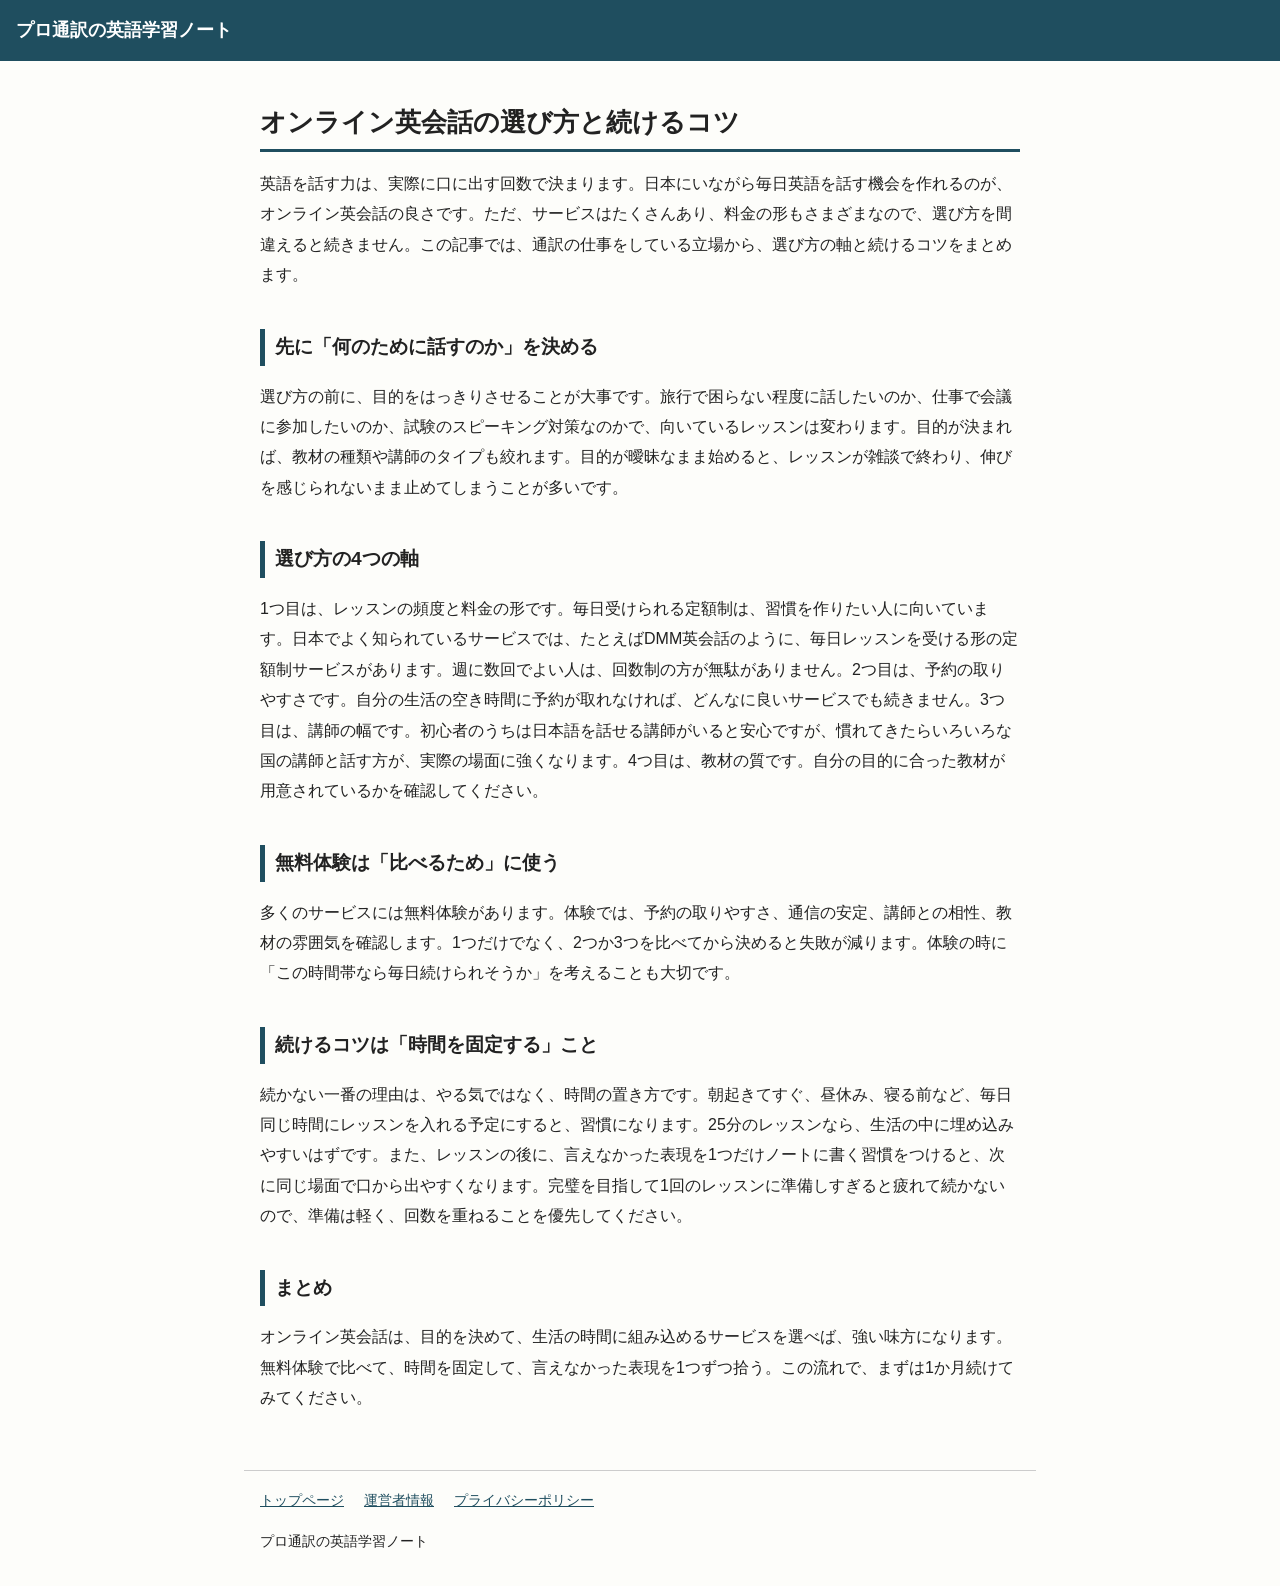
<file: eigo/online-eikaiwa.html>
<!DOCTYPE html>
<html lang="ja">
<head>
<meta charset="utf-8">
<meta name="viewport" content="width=device-width, initial-scale=1">
<title>オンライン英会話の選び方と続けるコツ | プロ通訳の英語学習ノート</title>
<meta name="description" content="オンライン英会話の選び方と続けるコツを、通訳の視点からまとめました。目的の決め方、無料体験の使い方、習慣化の工夫を紹介します。">
<link rel="stylesheet" href="style.css">
</head>
<body>
<header><a href="index.html">プロ通訳の英語学習ノート</a></header>
<main>
<h1>オンライン英会話の選び方と続けるコツ</h1>
<p>英語を話す力は、実際に口に出す回数で決まります。日本にいながら毎日英語を話す機会を作れるのが、オンライン英会話の良さです。ただ、サービスはたくさんあり、料金の形もさまざまなので、選び方を間違えると続きません。この記事では、通訳の仕事をしている立場から、選び方の軸と続けるコツをまとめます。</p>

<h2>先に「何のために話すのか」を決める</h2>
<p>選び方の前に、目的をはっきりさせることが大事です。旅行で困らない程度に話したいのか、仕事で会議に参加したいのか、試験のスピーキング対策なのかで、向いているレッスンは変わります。目的が決まれば、教材の種類や講師のタイプも絞れます。目的が曖昧なまま始めると、レッスンが雑談で終わり、伸びを感じられないまま止めてしまうことが多いです。</p>

<h2>選び方の4つの軸</h2>
<p>1つ目は、レッスンの頻度と料金の形です。毎日受けられる定額制は、習慣を作りたい人に向いています。日本でよく知られているサービスでは、たとえばDMM英会話のように、毎日レッスンを受ける形の定額制サービスがあります。週に数回でよい人は、回数制の方が無駄がありません。2つ目は、予約の取りやすさです。自分の生活の空き時間に予約が取れなければ、どんなに良いサービスでも続きません。3つ目は、講師の幅です。初心者のうちは日本語を話せる講師がいると安心ですが、慣れてきたらいろいろな国の講師と話す方が、実際の場面に強くなります。4つ目は、教材の質です。自分の目的に合った教材が用意されているかを確認してください。</p>

<h2>無料体験は「比べるため」に使う</h2>
<p>多くのサービスには無料体験があります。体験では、予約の取りやすさ、通信の安定、講師との相性、教材の雰囲気を確認します。1つだけでなく、2つか3つを比べてから決めると失敗が減ります。体験の時に「この時間帯なら毎日続けられそうか」を考えることも大切です。</p>

<h2>続けるコツは「時間を固定する」こと</h2>
<p>続かない一番の理由は、やる気ではなく、時間の置き方です。朝起きてすぐ、昼休み、寝る前など、毎日同じ時間にレッスンを入れる予定にすると、習慣になります。25分のレッスンなら、生活の中に埋め込みやすいはずです。また、レッスンの後に、言えなかった表現を1つだけノートに書く習慣をつけると、次に同じ場面で口から出やすくなります。完璧を目指して1回のレッスンに準備しすぎると疲れて続かないので、準備は軽く、回数を重ねることを優先してください。</p>

<h2>まとめ</h2>
<p>オンライン英会話は、目的を決めて、生活の時間に組み込めるサービスを選べば、強い味方になります。無料体験で比べて、時間を固定して、言えなかった表現を1つずつ拾う。この流れで、まずは1か月続けてみてください。</p>
</main>
<footer>
<nav>
<a href="index.html">トップページ</a>
<a href="about.html">運営者情報</a>
<a href="privacy.html">プライバシーポリシー</a>
</nav>
<p>プロ通訳の英語学習ノート</p>
</footer>
</body>
</html>
</file>
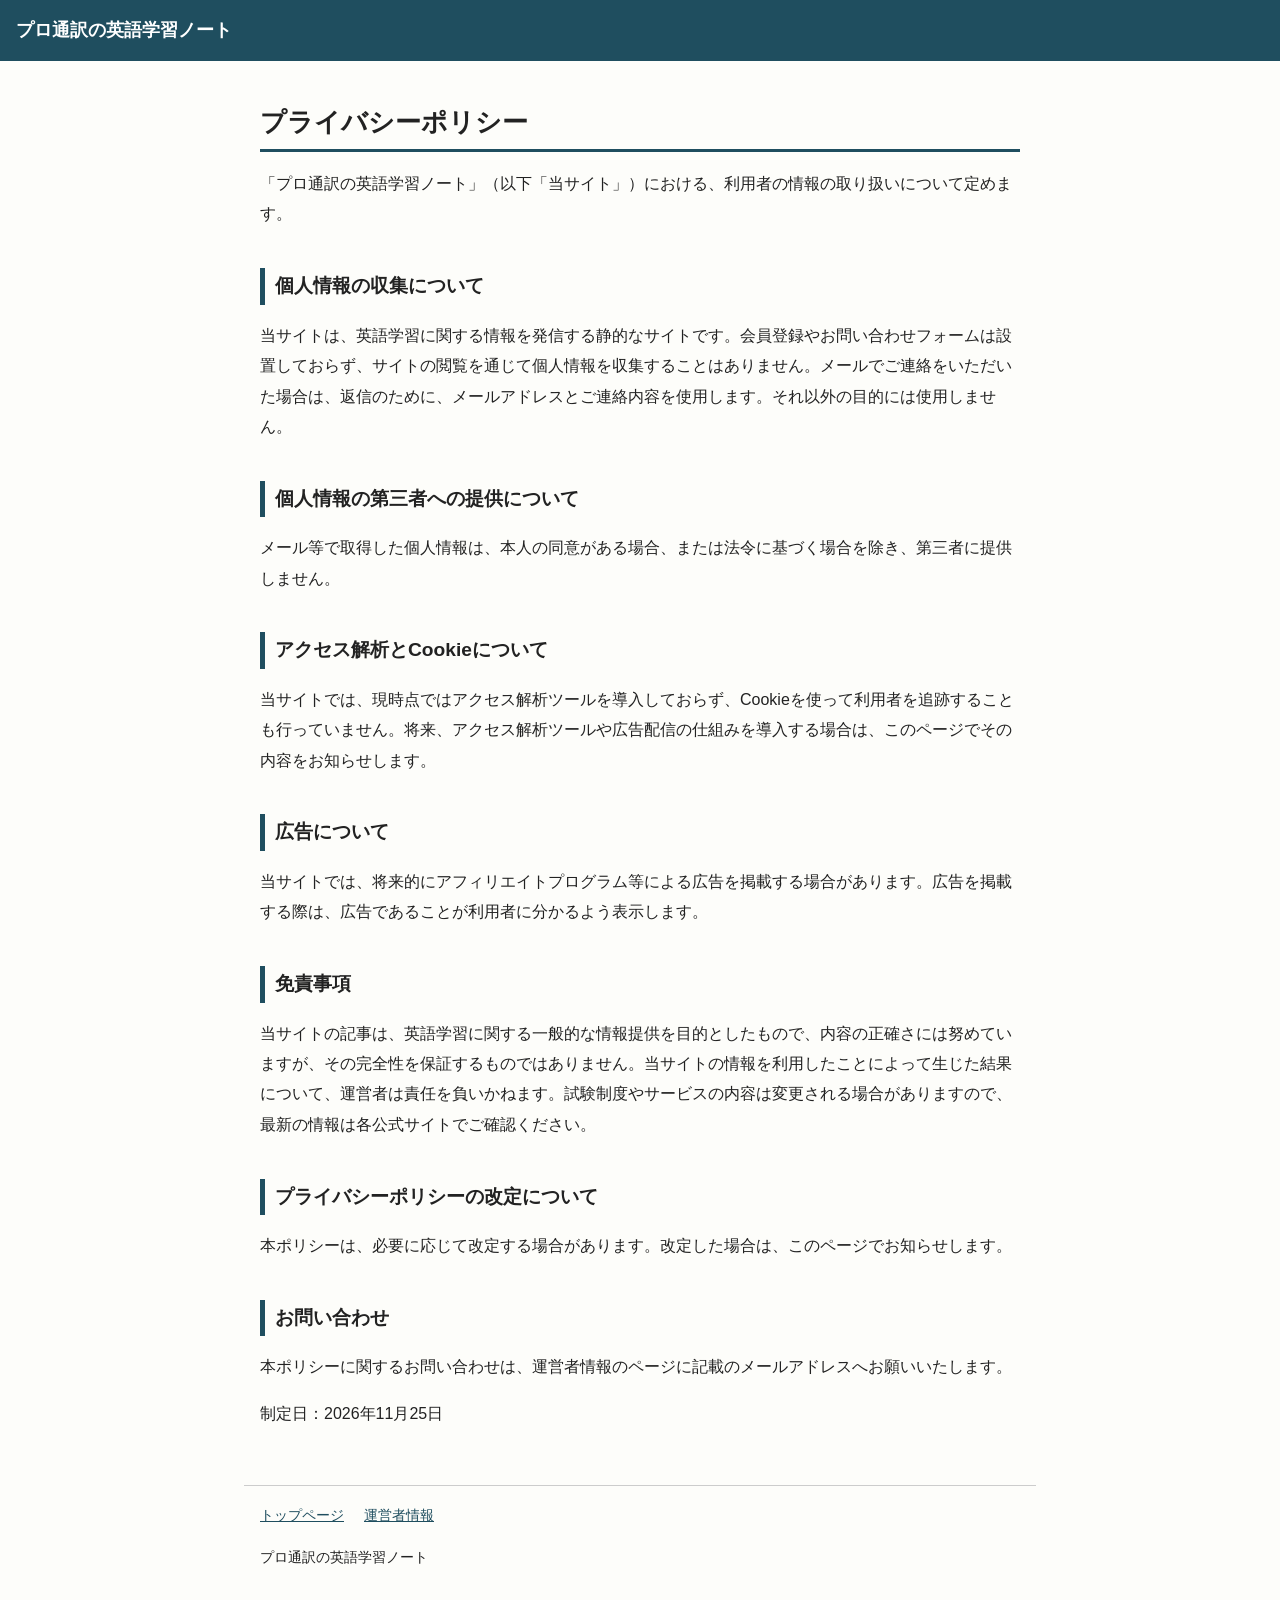
<file: eigo/privacy.html>
<!DOCTYPE html>
<html lang="ja">
<head>
<meta charset="utf-8">
<meta name="viewport" content="width=device-width, initial-scale=1">
<title>プライバシーポリシー | プロ通訳の英語学習ノート</title>
<meta name="description" content="プロ通訳の英語学習ノートのプライバシーポリシーです。">
<link rel="stylesheet" href="style.css">
</head>
<body>
<header><a href="index.html">プロ通訳の英語学習ノート</a></header>
<main>
<h1>プライバシーポリシー</h1>
<p>「プロ通訳の英語学習ノート」（以下「当サイト」）における、利用者の情報の取り扱いについて定めます。</p>

<h2>個人情報の収集について</h2>
<p>当サイトは、英語学習に関する情報を発信する静的なサイトです。会員登録やお問い合わせフォームは設置しておらず、サイトの閲覧を通じて個人情報を収集することはありません。メールでご連絡をいただいた場合は、返信のために、メールアドレスとご連絡内容を使用します。それ以外の目的には使用しません。</p>

<h2>個人情報の第三者への提供について</h2>
<p>メール等で取得した個人情報は、本人の同意がある場合、または法令に基づく場合を除き、第三者に提供しません。</p>

<h2>アクセス解析とCookieについて</h2>
<p>当サイトでは、現時点ではアクセス解析ツールを導入しておらず、Cookieを使って利用者を追跡することも行っていません。将来、アクセス解析ツールや広告配信の仕組みを導入する場合は、このページでその内容をお知らせします。</p>

<h2>広告について</h2>
<p>当サイトでは、将来的にアフィリエイトプログラム等による広告を掲載する場合があります。広告を掲載する際は、広告であることが利用者に分かるよう表示します。</p>

<h2>免責事項</h2>
<p>当サイトの記事は、英語学習に関する一般的な情報提供を目的としたもので、内容の正確さには努めていますが、その完全性を保証するものではありません。当サイトの情報を利用したことによって生じた結果について、運営者は責任を負いかねます。試験制度やサービスの内容は変更される場合がありますので、最新の情報は各公式サイトでご確認ください。</p>

<h2>プライバシーポリシーの改定について</h2>
<p>本ポリシーは、必要に応じて改定する場合があります。改定した場合は、このページでお知らせします。</p>

<h2>お問い合わせ</h2>
<p>本ポリシーに関するお問い合わせは、運営者情報のページに記載のメールアドレスへお願いいたします。</p>
<p>制定日：2026年11月25日</p>
</main>
<footer>
<nav>
<a href="index.html">トップページ</a>
<a href="about.html">運営者情報</a>
</nav>
<p>プロ通訳の英語学習ノート</p>
</footer>
</body>
</html>
</file>
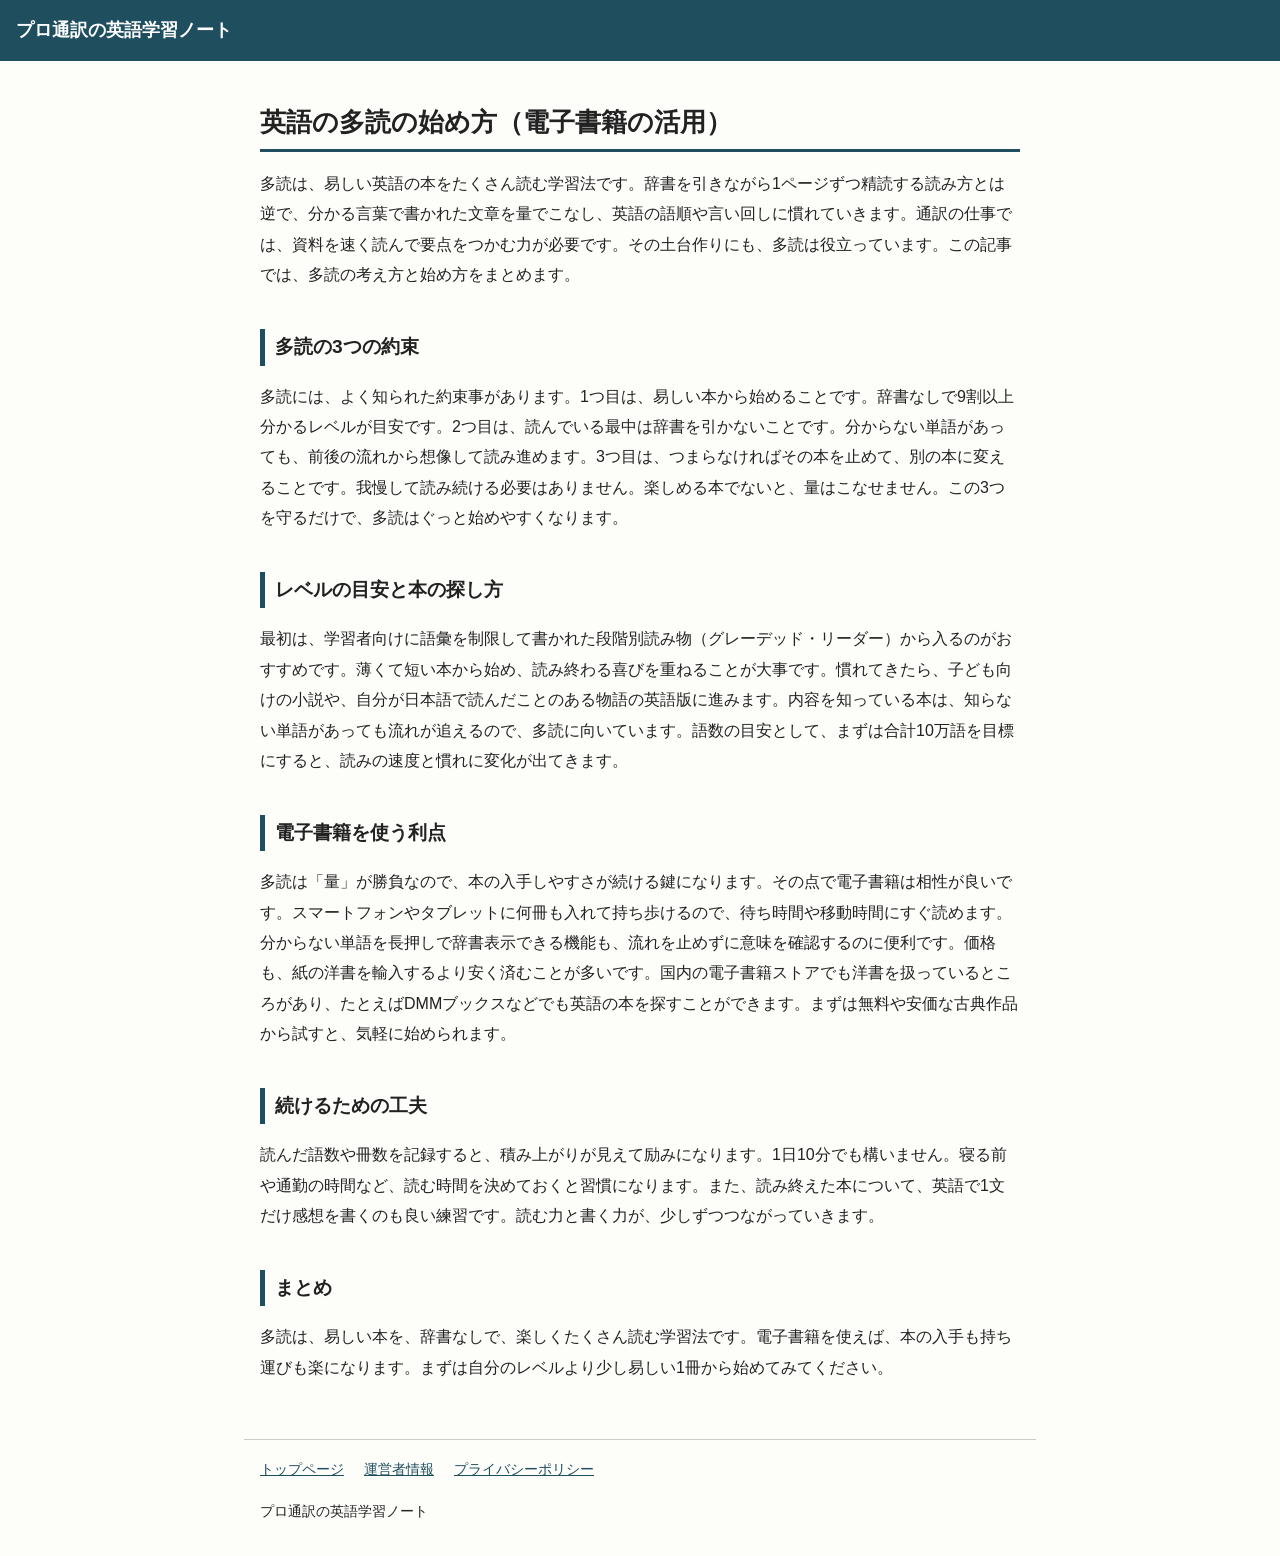
<file: eigo/reading.html>
<!DOCTYPE html>
<html lang="ja">
<head>
<meta charset="utf-8">
<meta name="viewport" content="width=device-width, initial-scale=1">
<title>英語の多読の始め方（電子書籍の活用） | プロ通訳の英語学習ノート</title>
<meta name="description" content="英語の多読の始め方を解説します。易しい本をたくさん読む考え方、レベルの目安、電子書籍を使う利点をまとめました。">
<link rel="stylesheet" href="style.css">
</head>
<body>
<header><a href="index.html">プロ通訳の英語学習ノート</a></header>
<main>
<h1>英語の多読の始め方（電子書籍の活用）</h1>
<p>多読は、易しい英語の本をたくさん読む学習法です。辞書を引きながら1ページずつ精読する読み方とは逆で、分かる言葉で書かれた文章を量でこなし、英語の語順や言い回しに慣れていきます。通訳の仕事では、資料を速く読んで要点をつかむ力が必要です。その土台作りにも、多読は役立っています。この記事では、多読の考え方と始め方をまとめます。</p>

<h2>多読の3つの約束</h2>
<p>多読には、よく知られた約束事があります。1つ目は、易しい本から始めることです。辞書なしで9割以上分かるレベルが目安です。2つ目は、読んでいる最中は辞書を引かないことです。分からない単語があっても、前後の流れから想像して読み進めます。3つ目は、つまらなければその本を止めて、別の本に変えることです。我慢して読み続ける必要はありません。楽しめる本でないと、量はこなせません。この3つを守るだけで、多読はぐっと始めやすくなります。</p>

<h2>レベルの目安と本の探し方</h2>
<p>最初は、学習者向けに語彙を制限して書かれた段階別読み物（グレーデッド・リーダー）から入るのがおすすめです。薄くて短い本から始め、読み終わる喜びを重ねることが大事です。慣れてきたら、子ども向けの小説や、自分が日本語で読んだことのある物語の英語版に進みます。内容を知っている本は、知らない単語があっても流れが追えるので、多読に向いています。語数の目安として、まずは合計10万語を目標にすると、読みの速度と慣れに変化が出てきます。</p>

<h2>電子書籍を使う利点</h2>
<p>多読は「量」が勝負なので、本の入手しやすさが続ける鍵になります。その点で電子書籍は相性が良いです。スマートフォンやタブレットに何冊も入れて持ち歩けるので、待ち時間や移動時間にすぐ読めます。分からない単語を長押しで辞書表示できる機能も、流れを止めずに意味を確認するのに便利です。価格も、紙の洋書を輸入するより安く済むことが多いです。国内の電子書籍ストアでも洋書を扱っているところがあり、たとえばDMMブックスなどでも英語の本を探すことができます。まずは無料や安価な古典作品から試すと、気軽に始められます。</p>

<h2>続けるための工夫</h2>
<p>読んだ語数や冊数を記録すると、積み上がりが見えて励みになります。1日10分でも構いません。寝る前や通勤の時間など、読む時間を決めておくと習慣になります。また、読み終えた本について、英語で1文だけ感想を書くのも良い練習です。読む力と書く力が、少しずつつながっていきます。</p>

<h2>まとめ</h2>
<p>多読は、易しい本を、辞書なしで、楽しくたくさん読む学習法です。電子書籍を使えば、本の入手も持ち運びも楽になります。まずは自分のレベルより少し易しい1冊から始めてみてください。</p>
</main>
<footer>
<nav>
<a href="index.html">トップページ</a>
<a href="about.html">運営者情報</a>
<a href="privacy.html">プライバシーポリシー</a>
</nav>
<p>プロ通訳の英語学習ノート</p>
</footer>
</body>
</html>
</file>
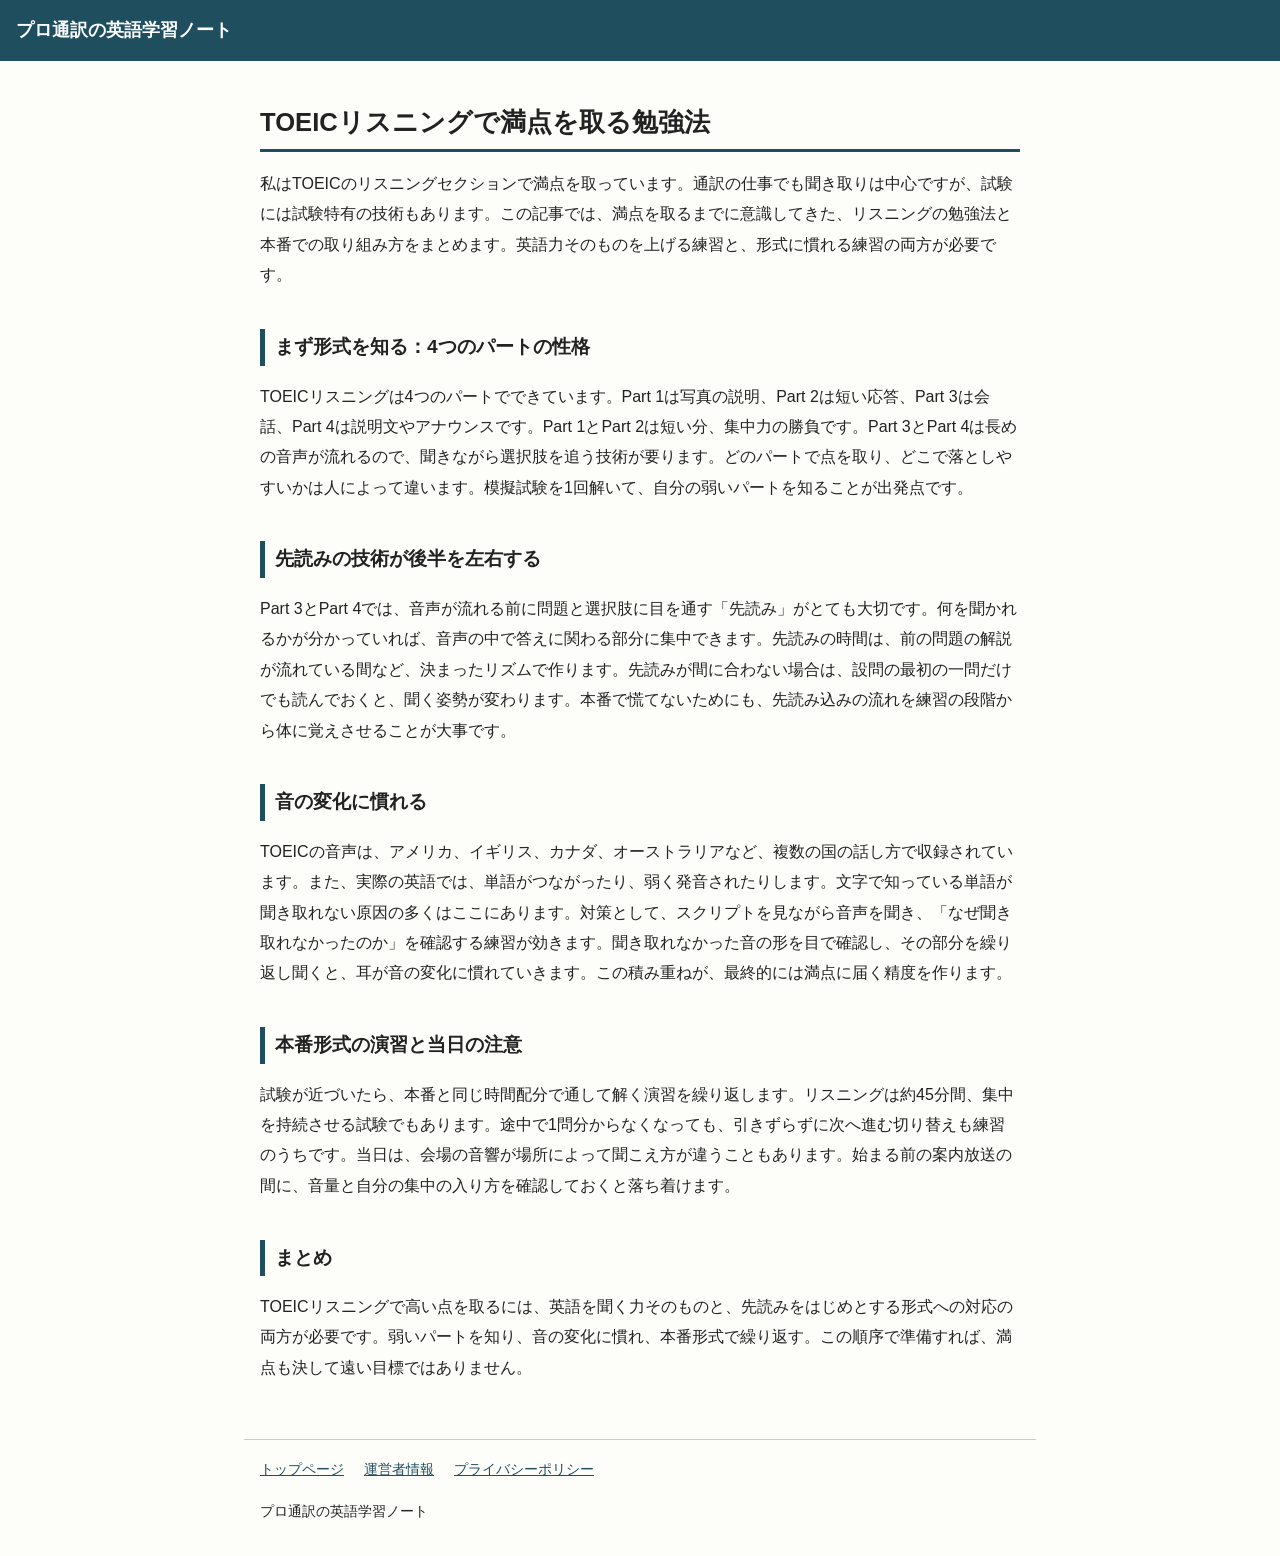
<file: eigo/toeic.html>
<!DOCTYPE html>
<html lang="ja">
<head>
<meta charset="utf-8">
<meta name="viewport" content="width=device-width, initial-scale=1">
<title>TOEICリスニングで満点を取る勉強法 | プロ通訳の英語学習ノート</title>
<meta name="description" content="TOEICリスニングで満点を取った通訳が、パートごとの備え方、先読みの技術、音の変化への慣れ方を解説します。">
<link rel="stylesheet" href="style.css">
</head>
<body>
<header><a href="index.html">プロ通訳の英語学習ノート</a></header>
<main>
<h1>TOEICリスニングで満点を取る勉強法</h1>
<p>私はTOEICのリスニングセクションで満点を取っています。通訳の仕事でも聞き取りは中心ですが、試験には試験特有の技術もあります。この記事では、満点を取るまでに意識してきた、リスニングの勉強法と本番での取り組み方をまとめます。英語力そのものを上げる練習と、形式に慣れる練習の両方が必要です。</p>

<h2>まず形式を知る：4つのパートの性格</h2>
<p>TOEICリスニングは4つのパートでできています。Part 1は写真の説明、Part 2は短い応答、Part 3は会話、Part 4は説明文やアナウンスです。Part 1とPart 2は短い分、集中力の勝負です。Part 3とPart 4は長めの音声が流れるので、聞きながら選択肢を追う技術が要ります。どのパートで点を取り、どこで落としやすいかは人によって違います。模擬試験を1回解いて、自分の弱いパートを知ることが出発点です。</p>

<h2>先読みの技術が後半を左右する</h2>
<p>Part 3とPart 4では、音声が流れる前に問題と選択肢に目を通す「先読み」がとても大切です。何を聞かれるかが分かっていれば、音声の中で答えに関わる部分に集中できます。先読みの時間は、前の問題の解説が流れている間など、決まったリズムで作ります。先読みが間に合わない場合は、設問の最初の一問だけでも読んでおくと、聞く姿勢が変わります。本番で慌てないためにも、先読み込みの流れを練習の段階から体に覚えさせることが大事です。</p>

<h2>音の変化に慣れる</h2>
<p>TOEICの音声は、アメリカ、イギリス、カナダ、オーストラリアなど、複数の国の話し方で収録されています。また、実際の英語では、単語がつながったり、弱く発音されたりします。文字で知っている単語が聞き取れない原因の多くはここにあります。対策として、スクリプトを見ながら音声を聞き、「なぜ聞き取れなかったのか」を確認する練習が効きます。聞き取れなかった音の形を目で確認し、その部分を繰り返し聞くと、耳が音の変化に慣れていきます。この積み重ねが、最終的には満点に届く精度を作ります。</p>

<h2>本番形式の演習と当日の注意</h2>
<p>試験が近づいたら、本番と同じ時間配分で通して解く演習を繰り返します。リスニングは約45分間、集中を持続させる試験でもあります。途中で1問分からなくなっても、引きずらずに次へ進む切り替えも練習のうちです。当日は、会場の音響が場所によって聞こえ方が違うこともあります。始まる前の案内放送の間に、音量と自分の集中の入り方を確認しておくと落ち着けます。</p>

<h2>まとめ</h2>
<p>TOEICリスニングで高い点を取るには、英語を聞く力そのものと、先読みをはじめとする形式への対応の両方が必要です。弱いパートを知り、音の変化に慣れ、本番形式で繰り返す。この順序で準備すれば、満点も決して遠い目標ではありません。</p>
</main>
<footer>
<nav>
<a href="index.html">トップページ</a>
<a href="about.html">運営者情報</a>
<a href="privacy.html">プライバシーポリシー</a>
</nav>
<p>プロ通訳の英語学習ノート</p>
</footer>
</body>
</html>
</file>
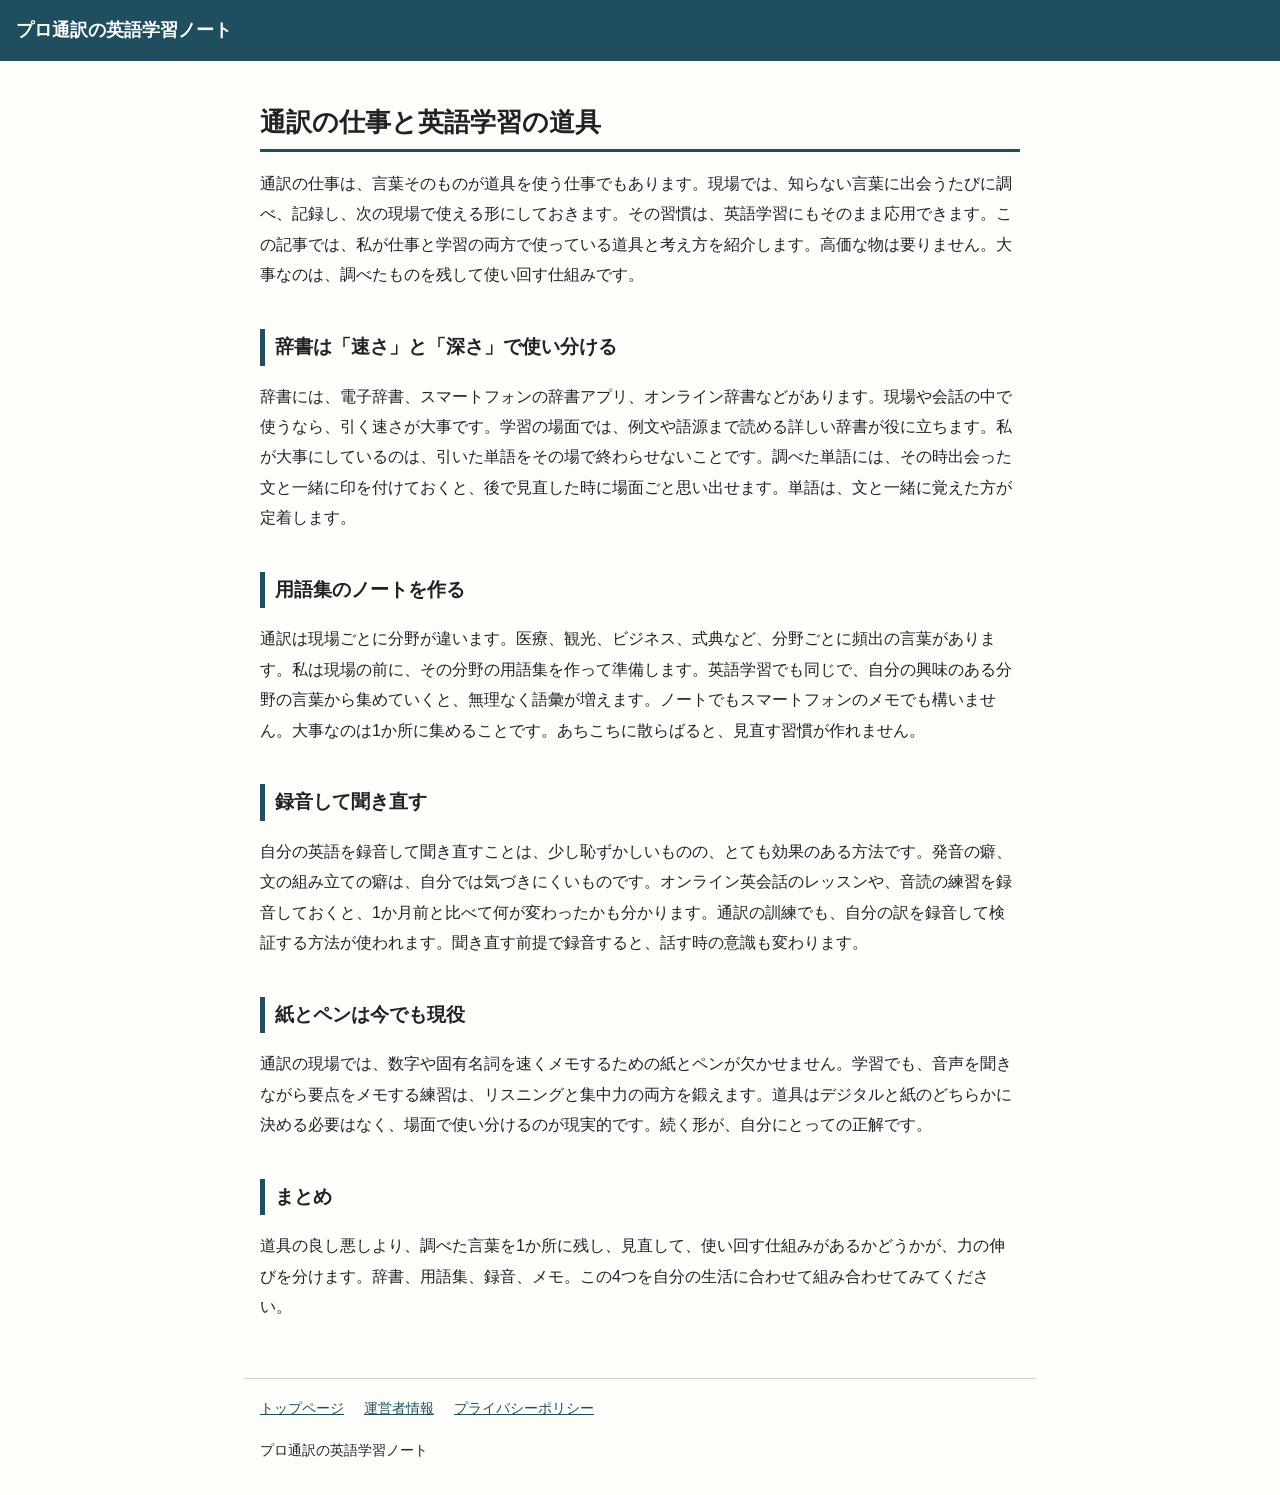
<file: eigo/tools.html>
<!DOCTYPE html>
<html lang="ja">
<head>
<meta charset="utf-8">
<meta name="viewport" content="width=device-width, initial-scale=1">
<title>通訳の仕事と英語学習の道具 | プロ通訳の英語学習ノート</title>
<meta name="description" content="通訳の現場と英語学習の両方で使う道具について、辞書、用語集のノート、録音、メモの取り方を中心に紹介します。">
<link rel="stylesheet" href="style.css">
</head>
<body>
<header><a href="index.html">プロ通訳の英語学習ノート</a></header>
<main>
<h1>通訳の仕事と英語学習の道具</h1>
<p>通訳の仕事は、言葉そのものが道具を使う仕事でもあります。現場では、知らない言葉に出会うたびに調べ、記録し、次の現場で使える形にしておきます。その習慣は、英語学習にもそのまま応用できます。この記事では、私が仕事と学習の両方で使っている道具と考え方を紹介します。高価な物は要りません。大事なのは、調べたものを残して使い回す仕組みです。</p>

<h2>辞書は「速さ」と「深さ」で使い分ける</h2>
<p>辞書には、電子辞書、スマートフォンの辞書アプリ、オンライン辞書などがあります。現場や会話の中で使うなら、引く速さが大事です。学習の場面では、例文や語源まで読める詳しい辞書が役に立ちます。私が大事にしているのは、引いた単語をその場で終わらせないことです。調べた単語には、その時出会った文と一緒に印を付けておくと、後で見直した時に場面ごと思い出せます。単語は、文と一緒に覚えた方が定着します。</p>

<h2>用語集のノートを作る</h2>
<p>通訳は現場ごとに分野が違います。医療、観光、ビジネス、式典など、分野ごとに頻出の言葉があります。私は現場の前に、その分野の用語集を作って準備します。英語学習でも同じで、自分の興味のある分野の言葉から集めていくと、無理なく語彙が増えます。ノートでもスマートフォンのメモでも構いません。大事なのは1か所に集めることです。あちこちに散らばると、見直す習慣が作れません。</p>

<h2>録音して聞き直す</h2>
<p>自分の英語を録音して聞き直すことは、少し恥ずかしいものの、とても効果のある方法です。発音の癖、文の組み立ての癖は、自分では気づきにくいものです。オンライン英会話のレッスンや、音読の練習を録音しておくと、1か月前と比べて何が変わったかも分かります。通訳の訓練でも、自分の訳を録音して検証する方法が使われます。聞き直す前提で録音すると、話す時の意識も変わります。</p>

<h2>紙とペンは今でも現役</h2>
<p>通訳の現場では、数字や固有名詞を速くメモするための紙とペンが欠かせません。学習でも、音声を聞きながら要点をメモする練習は、リスニングと集中力の両方を鍛えます。道具はデジタルと紙のどちらかに決める必要はなく、場面で使い分けるのが現実的です。続く形が、自分にとっての正解です。</p>

<h2>まとめ</h2>
<p>道具の良し悪しより、調べた言葉を1か所に残し、見直して、使い回す仕組みがあるかどうかが、力の伸びを分けます。辞書、用語集、録音、メモ。この4つを自分の生活に合わせて組み合わせてみてください。</p>
</main>
<footer>
<nav>
<a href="index.html">トップページ</a>
<a href="about.html">運営者情報</a>
<a href="privacy.html">プライバシーポリシー</a>
</nav>
<p>プロ通訳の英語学習ノート</p>
</footer>
</body>
</html>
</file>
<file: eigo/style.css>
body {
  font-family: "Hiragino Kaku Gothic ProN", "Hiragino Sans", "Noto Sans JP", sans-serif;
  line-height: 1.9;
  color: #222;
  background: #fdfdfa;
  margin: 0;
}
header {
  background: #1f4e5f;
  padding: 14px 16px;
}
header a {
  color: #fff;
  text-decoration: none;
  font-weight: bold;
  font-size: 1.1em;
}
main {
  max-width: 760px;
  margin: 0 auto;
  padding: 24px 16px 40px;
}
h1 {
  font-size: 1.6em;
  line-height: 1.5;
  border-bottom: 3px solid #1f4e5f;
  padding-bottom: 8px;
}
h2 {
  font-size: 1.2em;
  margin-top: 2em;
  border-left: 5px solid #1f4e5f;
  padding-left: 10px;
}
a { color: #1f4e5f; }
ul.articles { list-style: none; padding: 0; }
ul.articles li {
  background: #fff;
  border: 1px solid #ddd;
  border-radius: 6px;
  padding: 14px 16px;
  margin-bottom: 12px;
}
ul.articles a { font-weight: bold; font-size: 1.05em; }
ul.articles p { margin: 6px 0 0; }
footer {
  border-top: 1px solid #ccc;
  max-width: 760px;
  margin: 0 auto;
  padding: 16px;
  font-size: 0.9em;
}
footer nav a { margin-right: 16px; }
table.info th { text-align: left; padding-right: 20px; vertical-align: top; }
table.info td, table.info th { padding-bottom: 8px; }
</file>
